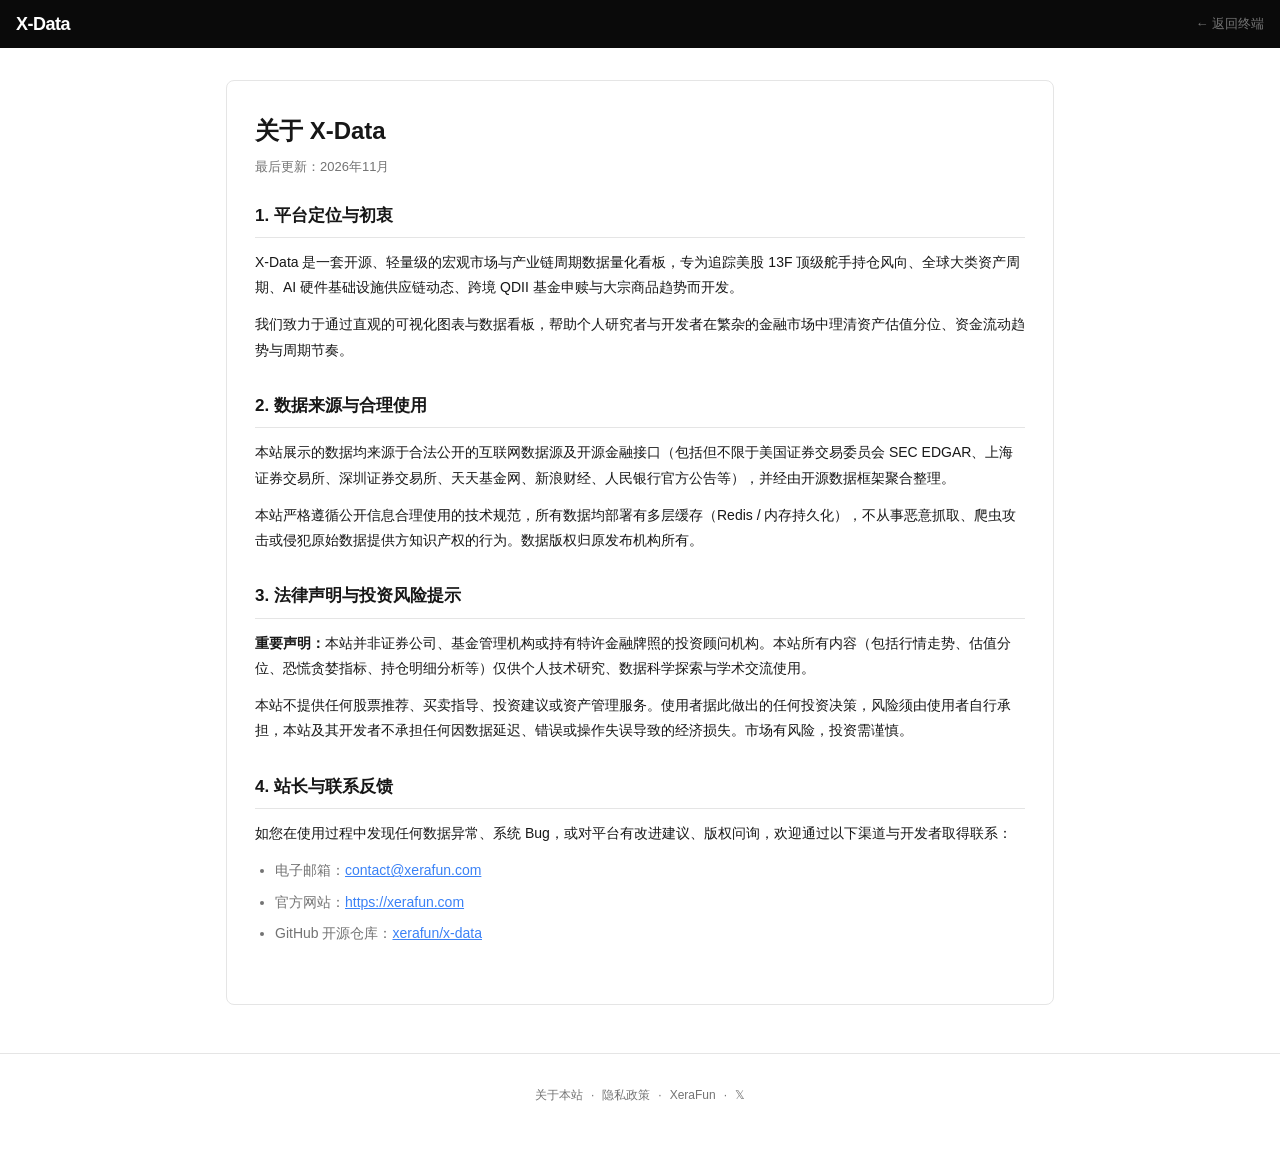
<file: web/about.html>
<!DOCTYPE html>
<html lang="zh-CN">

<head>
    <meta charset="UTF-8">
    <meta name="viewport" content="width=device-width, initial-scale=1.0">
    <title>关于 X-Data | 平台定位、权威数据源与架构免责说明</title>
    <meta name="description" content="关于 X-Data 平台定位、SEC 13F 法定持仓、公开发布行情数据源、多级容灾架构与免责声明。">
    <link rel="canonical" href="https://data.xerafun.com/about.html">

    <!-- Open Graph -->
    <meta property="og:type" content="article">
    <meta property="og:site_name" content="X-Data">
    <meta property="og:url" content="https://data.xerafun.com/about.html">
    <meta property="og:title" content="关于 X-Data | 平台定位、权威数据源与架构免责说明">
    <meta property="og:description" content="关于 X-Data 平台定位、SEC 13F 法定持仓、公开发布行情数据源、多级容灾架构与免责声明。">
    <meta property="og:image" content="https://data.xerafun.com/img/share_cover.png">

    <!-- Twitter / 𝕏 Card -->
    <meta name="twitter:card" content="summary_large_image">
    <meta name="twitter:site" content="@xerafun">
    <meta name="twitter:title" content="关于 X-Data | 平台定位、权威数据源与架构免责说明">
    <meta name="twitter:description" content="关于 X-Data 平台定位、SEC 13F 法定持仓、公开发布行情数据源、多级容灾架构与免责声明。">
    <meta name="twitter:image" content="https://data.xerafun.com/img/share_cover.png">

    <link rel="icon" href="favicon.ico" type="image/x-icon">
    <link rel="stylesheet" href="css/styles.css?v=1793323823">
</head>

<body>
    <header class="navbar">
        <div class="navbar-content">
            <a href="./" class="brand" title="回到首页">X-Data</a>
            <div class="nav-right" style="display: flex; align-items: center; gap: 16px;">
                <a href="./" style="color: var(--text-secondary); text-decoration: none; font-size: 13px; font-weight: 500;">&larr; 返回终端</a>
            </div>
        </div>
    </header>

    <main class="main-container" style="max-width: 860px; margin: 32px auto; padding: 0 16px;">
        <div class="card" style="padding: 32px 28px;">
            <h1 style="font-size: 24px; font-weight: 700; margin-bottom: 8px; color: var(--text-primary);">关于 X-Data</h1>
            <p style="font-size: 13px; color: var(--text-secondary); margin-bottom: 24px;">最后更新：2026年11月</p>

            <section style="margin-bottom: 28px; line-height: 1.8; color: var(--text-primary); font-size: 14px;">
                <h2 style="font-size: 17px; font-weight: 600; margin-bottom: 12px; color: var(--text-primary); border-bottom: 1px solid var(--border-light); padding-bottom: 6px;">1. 平台定位与初衷</h2>
                <p style="margin-bottom: 12px;">X-Data 是一套开源、轻量级的宏观市场与产业链周期数据量化看板，专为追踪美股 13F 顶级舵手持仓风向、全球大类资产周期、AI 硬件基础设施供应链动态、跨境 QDII 基金申赎与大宗商品趋势而开发。</p>
                <p>我们致力于通过直观的可视化图表与数据看板，帮助个人研究者与开发者在繁杂的金融市场中理清资产估值分位、资金流动趋势与周期节奏。</p>
            </section>

            <section style="margin-bottom: 28px; line-height: 1.8; color: var(--text-primary); font-size: 14px;">
                <h2 style="font-size: 17px; font-weight: 600; margin-bottom: 12px; color: var(--text-primary); border-bottom: 1px solid var(--border-light); padding-bottom: 6px;">2. 数据来源与合理使用</h2>
                <p style="margin-bottom: 12px;">本站展示的数据均来源于合法公开的互联网数据源及开源金融接口（包括但不限于美国证券交易委员会 SEC EDGAR、上海证券交易所、深圳证券交易所、天天基金网、新浪财经、人民银行官方公告等），并经由开源数据框架聚合整理。</p>
                <p>本站严格遵循公开信息合理使用的技术规范，所有数据均部署有多层缓存（Redis / 内存持久化），不从事恶意抓取、爬虫攻击或侵犯原始数据提供方知识产权的行为。数据版权归原发布机构所有。</p>
            </section>

            <section style="margin-bottom: 28px; line-height: 1.8; color: var(--text-primary); font-size: 14px;">
                <h2 style="font-size: 17px; font-weight: 600; margin-bottom: 12px; color: var(--text-primary); border-bottom: 1px solid var(--border-light); padding-bottom: 6px;">3. 法律声明与投资风险提示</h2>
                <p style="margin-bottom: 12px;"><strong>重要声明：</strong>本站并非证券公司、基金管理机构或持有特许金融牌照的投资顾问机构。本站所有内容（包括行情走势、估值分位、恐慌贪婪指标、持仓明细分析等）仅供个人技术研究、数据科学探索与学术交流使用。</p>
                <p>本站不提供任何股票推荐、买卖指导、投资建议或资产管理服务。使用者据此做出的任何投资决策，风险须由使用者自行承担，本站及其开发者不承担任何因数据延迟、错误或操作失误导致的经济损失。市场有风险，投资需谨慎。</p>
            </section>

            <section style="margin-bottom: 20px; line-height: 1.8; color: var(--text-primary); font-size: 14px;">
                <h2 style="font-size: 17px; font-weight: 600; margin-bottom: 12px; color: var(--text-primary); border-bottom: 1px solid var(--border-light); padding-bottom: 6px;">4. 站长与联系反馈</h2>
                <p style="margin-bottom: 12px;">如您在使用过程中发现任何数据异常、系统 Bug，或对平台有改进建议、版权问询，欢迎通过以下渠道与开发者取得联系：</p>
                <ul style="padding-left: 20px; color: var(--text-secondary);">
                    <li style="margin-bottom: 6px;">电子邮箱：<a href="mailto:contact@xerafun.com" style="color: var(--accent-blue);">contact@xerafun.com</a></li>
                    <li style="margin-bottom: 6px;">官方网站：<a href="https://xerafun.com" target="_blank" rel="noopener noreferrer" style="color: var(--accent-blue);">https://xerafun.com</a></li>
                    <li style="margin-bottom: 6px;">GitHub 开源仓库：<a href="https://github.com/xerafun/x-data" target="_blank" rel="noopener noreferrer" style="color: var(--accent-blue);">xerafun/x-data</a></li>
                </ul>
            </section>
        </div>
    </main>

    <footer>
        <div class="footer-links">
            <a href="about.html">关于本站</a>
            <span class="footer-sep">·</span>
            <a href="privacy.html">隐私政策</a>
            <span class="footer-sep">·</span>
            <a href="https://xerafun.com" target="_blank" rel="noopener noreferrer">XeraFun</a>
            <span class="footer-sep">·</span>
            <a href="https://x.com/xerafun" target="_blank" rel="noopener noreferrer">𝕏</a>
        </div>
    </footer>
</body>

</html>
</file>
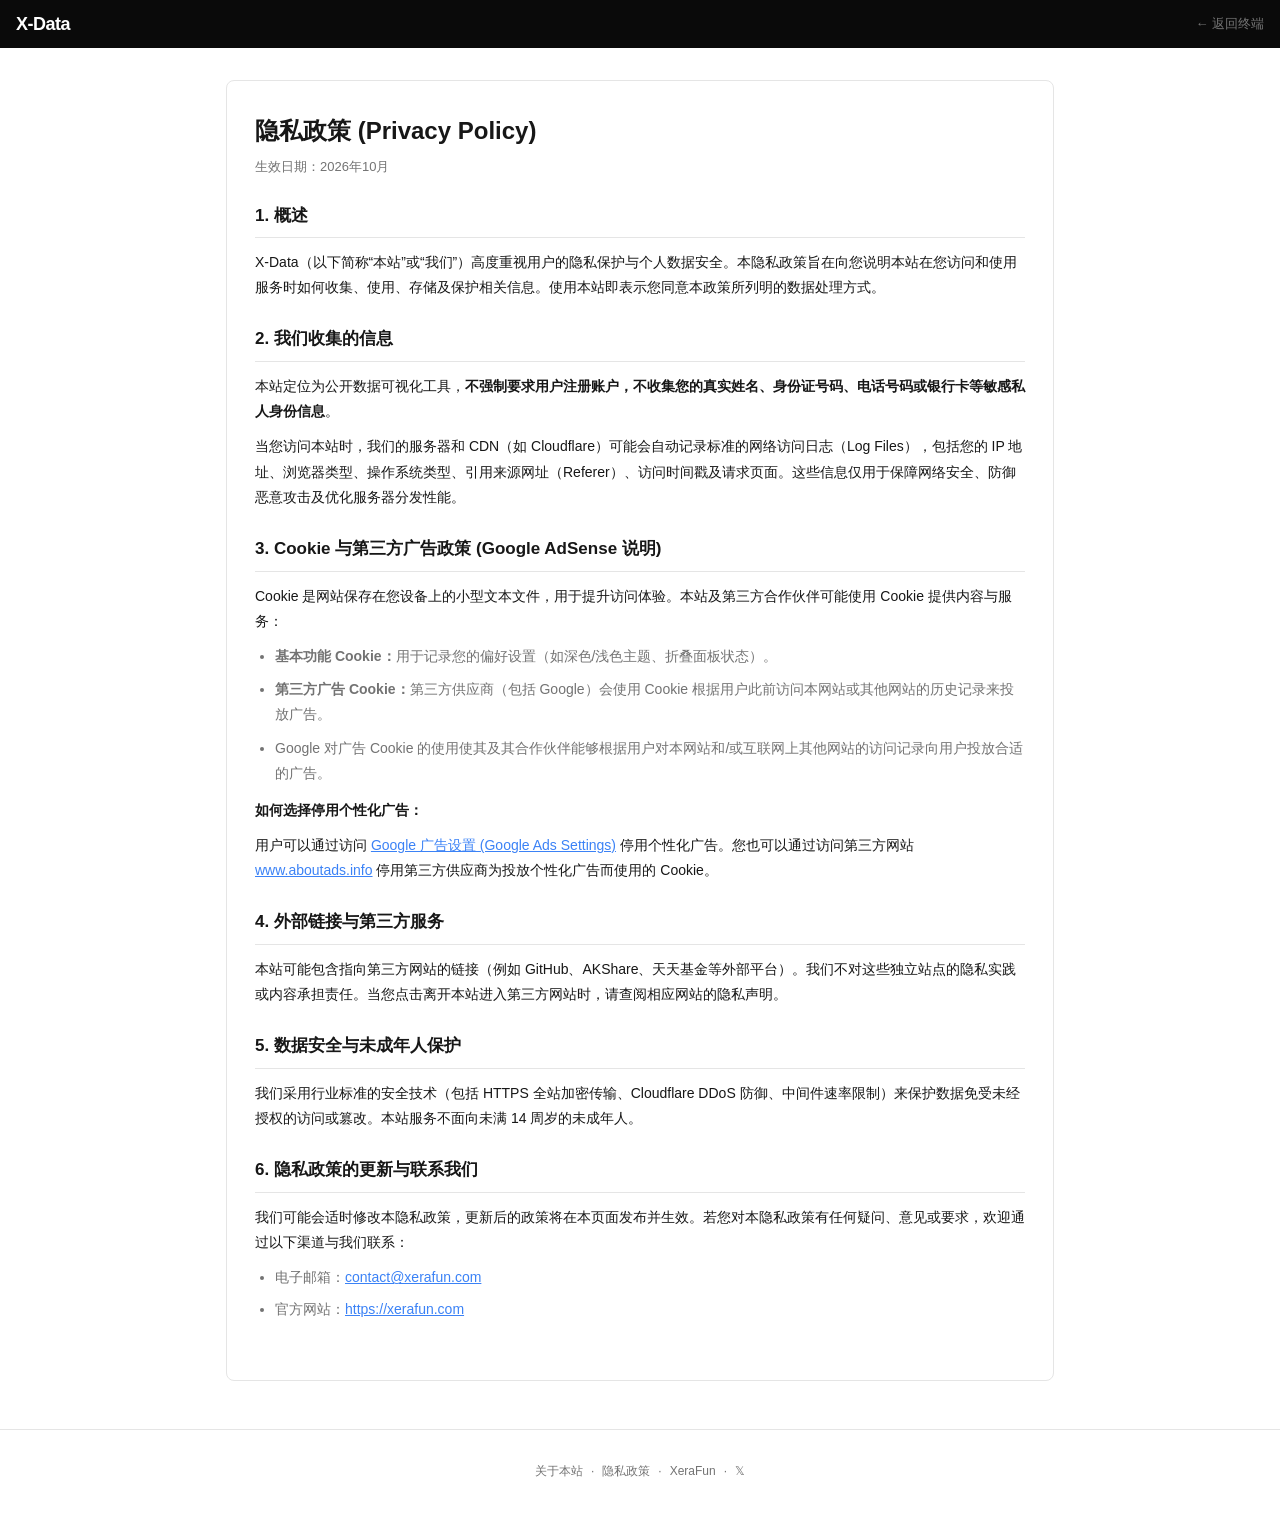
<file: web/privacy.html>
<!DOCTYPE html>
<html lang="zh-CN">

<head>
    <meta charset="UTF-8">
    <meta name="viewport" content="width=device-width, initial-scale=1.0">
    <title>隐私政策与数据保护规范 | X-Data</title>
    <meta name="description" content="X-Data 隐私政策与数据安全声明。详细说明本站访问日志处理、无第三方追踪及保护用户隐私的技术措施。">
    <link rel="canonical" href="https://data.xerafun.com/privacy.html">

    <!-- Open Graph -->
    <meta property="og:type" content="article">
    <meta property="og:site_name" content="X-Data">
    <meta property="og:url" content="https://data.xerafun.com/privacy.html">
    <meta property="og:title" content="隐私政策与数据保护规范 | X-Data">
    <meta property="og:description" content="X-Data 隐私政策与数据安全声明。详细说明本站访问日志处理、无第三方追踪及保护用户隐私的技术措施。">
    <meta property="og:image" content="https://data.xerafun.com/img/share_cover.png">

    <!-- Twitter / 𝕏 Card -->
    <meta name="twitter:card" content="summary_large_image">
    <meta name="twitter:site" content="@xerafun">
    <meta name="twitter:title" content="隐私政策与数据保护规范 | X-Data">
    <meta name="twitter:description" content="X-Data 隐私政策与数据安全声明。详细说明本站访问日志处理、无第三方追踪及保护用户隐私的技术措施。">
    <meta name="twitter:image" content="https://data.xerafun.com/img/share_cover.png">

    <link rel="icon" href="favicon.ico" type="image/x-icon">
    <link rel="stylesheet" href="css/styles.css?v=1793323823">
</head>

<body>
    <header class="navbar">
        <div class="navbar-content">
            <a href="./" class="brand" title="回到首页">X-Data</a>
            <div class="nav-right" style="display: flex; align-items: center; gap: 16px;">
                <a href="./" style="color: var(--text-secondary); text-decoration: none; font-size: 13px; font-weight: 500;">&larr; 返回终端</a>
            </div>
        </div>
    </header>

    <main class="main-container" style="max-width: 860px; margin: 32px auto; padding: 0 16px;">
        <div class="card" style="padding: 32px 28px;">
            <h1 style="font-size: 24px; font-weight: 700; margin-bottom: 8px; color: var(--text-primary);">隐私政策 (Privacy Policy)</h1>
            <p style="font-size: 13px; color: var(--text-secondary); margin-bottom: 24px;">生效日期：2026年10月</p>

            <section style="margin-bottom: 24px; line-height: 1.8; color: var(--text-primary); font-size: 14px;">
                <h2 style="font-size: 17px; font-weight: 600; margin-bottom: 12px; color: var(--text-primary); border-bottom: 1px solid var(--border-light); padding-bottom: 6px;">1. 概述</h2>
                <p>X-Data（以下简称“本站”或“我们”）高度重视用户的隐私保护与个人数据安全。本隐私政策旨在向您说明本站在您访问和使用服务时如何收集、使用、存储及保护相关信息。使用本站即表示您同意本政策所列明的数据处理方式。</p>
            </section>

            <section style="margin-bottom: 24px; line-height: 1.8; color: var(--text-primary); font-size: 14px;">
                <h2 style="font-size: 17px; font-weight: 600; margin-bottom: 12px; color: var(--text-primary); border-bottom: 1px solid var(--border-light); padding-bottom: 6px;">2. 我们收集的信息</h2>
                <p style="margin-bottom: 10px;">本站定位为公开数据可视化工具，<strong>不强制要求用户注册账户，不收集您的真实姓名、身份证号码、电话号码或银行卡等敏感私人身份信息</strong>。</p>
                <p>当您访问本站时，我们的服务器和 CDN（如 Cloudflare）可能会自动记录标准的网络访问日志（Log Files），包括您的 IP 地址、浏览器类型、操作系统类型、引用来源网址（Referer）、访问时间戳及请求页面。这些信息仅用于保障网络安全、防御恶意攻击及优化服务器分发性能。</p>
            </section>

            <section style="margin-bottom: 24px; line-height: 1.8; color: var(--text-primary); font-size: 14px;">
                <h2 style="font-size: 17px; font-weight: 600; margin-bottom: 12px; color: var(--text-primary); border-bottom: 1px solid var(--border-light); padding-bottom: 6px;">3. Cookie 与第三方广告政策 (Google AdSense 说明)</h2>
                <p style="margin-bottom: 10px;">Cookie 是网站保存在您设备上的小型文本文件，用于提升访问体验。本站及第三方合作伙伴可能使用 Cookie 提供内容与服务：</p>
                <ul style="padding-left: 20px; margin-bottom: 12px; color: var(--text-secondary);">
                    <li style="margin-bottom: 8px;"><strong>基本功能 Cookie：</strong>用于记录您的偏好设置（如深色/浅色主题、折叠面板状态）。</li>
                    <li style="margin-bottom: 8px;"><strong>第三方广告 Cookie：</strong>第三方供应商（包括 Google）会使用 Cookie 根据用户此前访问本网站或其他网站的历史记录来投放广告。</li>
                    <li style="margin-bottom: 8px;">Google 对广告 Cookie 的使用使其及其合作伙伴能够根据用户对本网站和/或互联网上其他网站的访问记录向用户投放合适的广告。</li>
                </ul>
                <p style="margin-bottom: 10px;"><strong>如何选择停用个性化广告：</strong></p>
                <p>用户可以通过访问 <a href="https://adssettings.google.com/" target="_blank" rel="noopener noreferrer" style="color: var(--accent-blue);">Google 广告设置 (Google Ads Settings)</a> 停用个性化广告。您也可以通过访问第三方网站 <a href="https://www.aboutads.info" target="_blank" rel="noopener noreferrer" style="color: var(--accent-blue);">www.aboutads.info</a> 停用第三方供应商为投放个性化广告而使用的 Cookie。</p>
            </section>

            <section style="margin-bottom: 24px; line-height: 1.8; color: var(--text-primary); font-size: 14px;">
                <h2 style="font-size: 17px; font-weight: 600; margin-bottom: 12px; color: var(--text-primary); border-bottom: 1px solid var(--border-light); padding-bottom: 6px;">4. 外部链接与第三方服务</h2>
                <p>本站可能包含指向第三方网站的链接（例如 GitHub、AKShare、天天基金等外部平台）。我们不对这些独立站点的隐私实践或内容承担责任。当您点击离开本站进入第三方网站时，请查阅相应网站的隐私声明。</p>
            </section>

            <section style="margin-bottom: 24px; line-height: 1.8; color: var(--text-primary); font-size: 14px;">
                <h2 style="font-size: 17px; font-weight: 600; margin-bottom: 12px; color: var(--text-primary); border-bottom: 1px solid var(--border-light); padding-bottom: 6px;">5. 数据安全与未成年人保护</h2>
                <p>我们采用行业标准的安全技术（包括 HTTPS 全站加密传输、Cloudflare DDoS 防御、中间件速率限制）来保护数据免受未经授权的访问或篡改。本站服务不面向未满 14 周岁的未成年人。</p>
            </section>

            <section style="margin-bottom: 20px; line-height: 1.8; color: var(--text-primary); font-size: 14px;">
                <h2 style="font-size: 17px; font-weight: 600; margin-bottom: 12px; color: var(--text-primary); border-bottom: 1px solid var(--border-light); padding-bottom: 6px;">6. 隐私政策的更新与联系我们</h2>
                <p style="margin-bottom: 10px;">我们可能会适时修改本隐私政策，更新后的政策将在本页面发布并生效。若您对本隐私政策有任何疑问、意见或要求，欢迎通过以下渠道与我们联系：</p>
                <ul style="padding-left: 20px; color: var(--text-secondary);">
                    <li style="margin-bottom: 6px;">电子邮箱：<a href="mailto:contact@xerafun.com" style="color: var(--accent-blue);">contact@xerafun.com</a></li>
                    <li style="margin-bottom: 6px;">官方网站：<a href="https://xerafun.com" target="_blank" rel="noopener noreferrer" style="color: var(--accent-blue);">https://xerafun.com</a></li>
                </ul>
            </section>
        </div>
    </main>

    <footer>
        <div class="footer-links">
            <a href="about.html">关于本站</a>
            <span class="footer-sep">·</span>
            <a href="privacy.html">隐私政策</a>
            <span class="footer-sep">·</span>
            <a href="https://xerafun.com" target="_blank" rel="noopener noreferrer">XeraFun</a>
            <span class="footer-sep">·</span>
            <a href="https://x.com/xerafun" target="_blank" rel="noopener noreferrer">𝕏</a>
        </div>
    </footer>
</body>

</html>
</file>
<file: web/css/styles.css>
/* X-Data - Unified Design System */

:root {
    /* 核心涨跌配色变量（由 config.js 统一控制，默认红涨绿跌） */
    --color-up: #ef4444;
    --color-up-dark: #dc2626;
    --color-up-light: rgba(239, 68, 68, 0.12);
    --color-up-border: rgba(239, 68, 68, 0.25);

    --color-down: #22c55e;
    --color-down-dark: #16a34a;
    --color-down-light: rgba(34, 197, 94, 0.12);
    --color-down-border: rgba(34, 197, 94, 0.25);

    --color-flat: #737373;

    /* Colors */
    --primary: #000000;
    --accent-red: #ef4444;
    /* Tailwind Red 500 */
    --accent-green: #22c55e;
    /* Tailwind Green 500 */
    --accent-blue: #3b82f6;
    /* Tailwind Blue 500 */

    --text-primary: #171717;
    --text-secondary: #737373;
    --text-inverse: #ffffff;

    --bg-body: #ffffff;
    --bg-header: #0a0a0a;
    --bg-card: #ffffff;
    --bg-subtle: #f5f5f5;
    --bg-hover: #f5f5f5;

    --border-light: #e5e5e5;
    --border-dark: #262626;

    /* Typography */
    --font-sans: -apple-system, BlinkMacSystemFont, "Segoe UI", Roboto, Helvetica, Arial, sans-serif;
    --font-mono: ui-monospace, SFMono-Regular, Menlo, Monaco, Consolas, monospace;
}

/* Base Reset */
* {
    box-sizing: border-box;
    margin: 0;
    padding: 0;
    -webkit-tap-highlight-color: transparent;
    /* Remove tap highlight on mobile */
}

html,
body {
    overscroll-behavior: none;
    /* Disable elastic scrolling */
}

body {
    font-family: var(--font-sans);
    background: var(--bg-body);
    color: var(--text-primary);
    font-size: 14px;
    line-height: 1.5;
    -webkit-font-smoothing: antialiased;
}

/* Layout Utilities */
.main-container {
    max-width: 1400px;
    margin: 0 auto;
    padding: 16px;
}

/* Section Headers */
.section-header {
    display: flex;
    justify-content: space-between;
    align-items: center;
    margin-bottom: 16px;
    padding-bottom: 8px;
    border-bottom: 1px solid var(--border-light);
}

.section-title {
    font-size: 20px;
    font-weight: 700;
    color: var(--primary);
}

.subsection-title {
    font-size: 16px;
    font-weight: 600;
    color: var(--primary);
    margin: 0 0 14px 0;
    padding-left: 8px;
    border-left: 3px solid var(--accent-blue);
    display: flex;
    align-items: center;
}

.market-section {
    width: 100%;
}

.market-section + .market-section {
    margin-top: 36px;
}

.card-subtitle {
    margin-top: 2px;
    font-size: 12px;
    color: var(--text-secondary);
}

.refresh-badge {
    font-size: 11px;
    color: var(--text-secondary);
    display: flex;
    align-items: center;
    gap: 6px;
    text-decoration: none;
    cursor: pointer;
    transition: color 0.2s ease, opacity 0.2s ease;
}

.refresh-badge:hover {
    color: var(--text-inverse);
    opacity: 1;
}

.pulse-dot {
    width: 6px;
    height: 6px;
    background: var(--accent-green);
    border-radius: 50%;
}

.refresh-btn {
    display: flex;
    align-items: center;
    gap: 4px;
    background: transparent;
    border: none;
    padding: 4px 8px;
    font-size: 12px;
    color: var(--text-secondary);
    cursor: pointer;
    transition: color 0.2s;
}

.refresh-btn:hover {
    color: var(--primary);
}

.refresh-btn:active {
    opacity: 0.7;
}


/* Responsive Grid System */
.grid {
    display: grid;
    gap: 16px;
    /* Auto-fit: Creates as many columns as fit with min width of 340px */
    grid-template-columns: repeat(auto-fit, minmax(340px, 1fr));
}

.market-asia-grid {
    grid-template-columns: 1fr;
    align-items: start;
}

.asia-indices-grid {
    grid-template-columns: repeat(4, 1fr);
}

@media (max-width: 640px) {
    .grid {
        grid-template-columns: 1fr;
    }
    .sector-ranking {
        grid-template-columns: 1fr;
    }

    .card {
        padding: 12px;
        min-width: 0;
    }

    .main-container {
        padding: 12px;
    }
}

@media (max-width: 900px) {
    .market-asia-grid {
        grid-template-columns: 1fr;
    }
    .asia-indices-grid {
        grid-template-columns: repeat(2, 1fr);
    }
}

/* Navbar */
.navbar {
    background: var(--bg-header);
    color: var(--text-inverse);
    height: 48px;
    display: flex;
    align-items: center;
    padding: 0 16px;
    position: sticky;
    top: 0;
    z-index: 50;
}

.navbar-content {
    width: 100%;
    max-width: 1400px;
    margin: 0 auto;
    display: flex;
    justify-content: space-between;
    align-items: center;
}

.github-link {
    color: var(--text-inverse);
    opacity: 0.7;
    transition: opacity 0.2s;
    display: flex;
    align-items: center;
}

.github-link:hover {
    opacity: 1;
}

.nav-brand-group {
    display: flex;
    align-items: baseline;
    gap: 8px;
}

.brand {
    font-weight: 700;
    font-size: 18px;
    letter-spacing: -0.5px;
    color: var(--text-inverse);
    text-decoration: none;
    cursor: pointer;
    transition: opacity 0.2s ease;
}

.brand:hover {
    opacity: 0.85;
}

a.brand-by,
a.brand-by:link,
a.brand-by:visited {
    font-size: 12px;
    font-weight: 400;
    color: rgba(255, 255, 255, 0.55);
    text-decoration: none !important;
    cursor: pointer;
    transition: color 0.2s ease, opacity 0.2s ease;
}

a.brand-by:hover,
a.brand-by:active {
    color: #ffffff;
    opacity: 1;
    text-decoration: none !important;
}

.badge {
    font-size: 10px;
    background: #333;
    padding: 2px 6px;
    border-radius: 4px;
    margin-left: 8px;
    vertical-align: middle;
}

/* Tabs */
.tabs {
    display: flex;
    overflow-x: auto;
    border-bottom: 2px solid var(--primary);
    margin-bottom: 24px;
    gap: 24px;
    white-space: nowrap;
    -webkit-overflow-scrolling: touch;
    /* Smooth scroll on iOS */
    scrollbar-width: none;
    /* Firefox */
}

.tabs::-webkit-scrollbar {
    display: none;
}

.tab-btn {
    background: none;
    border: none;
    padding: 12px 0;
    font-weight: 600;
    font-size: 15px;
    color: var(--text-secondary);
    cursor: pointer;
    display: flex;
    align-items: center;
    gap: 6px;
    transition: color 0.2s;
}

.tab-btn.active {
    color: var(--primary);
}

.tab-content {
    display: none;
}

.tab-content.active {
    display: block;
    animation: fadeIn 0.3s ease;
}

@keyframes fadeIn {
    from {
        opacity: 0;
        transform: translateY(5px);
    }

    to {
        opacity: 1;
        transform: translateY(0);
    }
}

/* Cards */
.card {
    background: var(--bg-card);
    border: 1px solid var(--border-light);
    border-radius: 8px;
    padding: 16px;
    display: flex;
    flex-direction: column;
    height: 100%;
    min-width: 0;
}

.card.hero {
    border-top: 4px solid var(--primary);
}

.heatmap-card .card-body {
    min-width: 0;
}

#cn-sector-heatmap {
    width: 100%;
    min-width: 0;
}

.heatmap-container {
    height: 800px;
}

@media (max-width: 640px) {
    .heatmap-container {
        height: 400px;
    }
}

.card-header {
    display: flex;
    justify-content: space-between;
    align-items: center;
    margin-bottom: 16px;
}

.card-title {
    font-weight: 700;
    font-size: 15px;
    color: var(--primary);
    display: flex;
    align-items: center;
    gap: 6px;
}

.card-title i[data-lucide],
.card-title svg {
    width: 16px;
    height: 16px;
    flex-shrink: 0;
    display: inline-block;
    vertical-align: middle;
}



/* Data Components */

/* 1. Fear & Greed Gauge */
.fg-container {
    display: flex;
    flex-direction: column;
    align-items: center;
    text-align: center;
    padding: 8px 0;
}

.fg-gauge {
    width: 100%;
    max-width: 320px;
    height: auto;
    margin: 0 auto;
    position: relative;
    display: flex;
    justify-content: center;
    align-items: center;
}

.fg-gauge svg {
    width: 100%;
    height: auto;
    display: block;
    overflow: visible;
}

.fg-info {
    width: 100%;
    display: flex;
    flex-direction: column;
    align-items: center;
}

.fg-score {
    font-size: 36px;
    font-weight: 700;
    font-family: var(--font-mono);
    line-height: 1;
}

.fg-level {
    font-size: 20px;
    font-weight: 700;
    text-transform: uppercase;
    margin-top: 2px;
    margin-bottom: 4px;
    transition: color 0.3s ease;
}

.fg-desc {
    font-size: 12px;
    color: var(--text-secondary);
    line-height: 1.4;
    margin-bottom: 4px;
}

.fg-sub-badge {
    font-size: 11px;
    color: var(--text-tertiary);
    margin-top: 2px;
    margin-bottom: 8px;
    display: flex;
    align-items: center;
    justify-content: center;
    gap: 6px;
    flex-wrap: wrap;
}

.fg-sub-link {
    color: var(--text-secondary);
    text-decoration: none;
    display: inline-flex;
    align-items: center;
    gap: 3px;
    transition: color 0.15s ease;
}

.fg-sub-link:hover {
    color: var(--color-primary, #3b82f6);
}

.fg-factors-grid {
    display: flex;
    flex-wrap: wrap;
    gap: 5px;
    justify-content: center;
    margin-top: 10px;
    max-width: 320px;
}

.fg-factor-chip {
    font-size: 11px;
    padding: 2px 7px;
    border-radius: 4px;
    font-weight: 500;
    cursor: default;
    transition: all 0.15s ease;
    white-space: nowrap;
}

.fg-factor-chip.chip-high {
    background: rgba(16, 185, 129, 0.12);
    color: #059669;
    border: 1px solid rgba(16, 185, 129, 0.25);
}

.fg-factor-chip.chip-low {
    background: rgba(239, 68, 68, 0.1);
    color: #dc2626;
    border: 1px solid rgba(239, 68, 68, 0.25);
}

.fg-factor-chip.chip-up {
    background: var(--color-up-light, rgba(239, 68, 68, 0.1));
    color: var(--color-up-dark, #dc2626);
    border: 1px solid var(--color-up-border, rgba(239, 68, 68, 0.25));
}

.fg-factor-chip.chip-down {
    background: var(--color-down-light, rgba(34, 197, 94, 0.12));
    color: var(--color-down-dark, #16a34a);
    border: 1px solid var(--color-down-border, rgba(34, 197, 94, 0.25));
}

.fg-factor-chip.chip-neutral {
    background: rgba(0, 0, 0, 0.04);
    color: var(--text-secondary);
    border: 1px solid var(--border-light);
}

/* 2. Lists & Tables */
.list-container {
    overflow-x: auto;
    -webkit-overflow-scrolling: touch;
}

.list-item {
    display: flex;
    justify-content: space-between;
    align-items: center;
    padding: 10px 8px;
    border-bottom: 1px solid var(--border-light);
}

.list-item:last-child {
    border-bottom: none;
}



.item-main {
    flex: 1;
    min-width: 0;
    padding-right: 12px;
}

.item-title {
    font-weight: 600;
    font-size: 14px;
    white-space: nowrap;
    overflow: hidden;
    text-overflow: ellipsis;
    display: block;
}

.item-sub {
    font-size: 11px;
    color: var(--text-secondary);
    display: block;
    margin-top: 2px;
}

.item-value {
    text-align: right;
    font-family: var(--font-mono);
    font-weight: 600;
    white-space: nowrap;
    padding-right: 12px;
}

.item-change {
    font-size: 12px;
    font-family: var(--font-mono);
    margin-top: 2px;
    display: block;
}

/* 金属现货与期货标签样式 */
.metal-type-badge {
    font-size: 10px;
    font-weight: 600;
    padding: 1px 5px;
    border-radius: 4px;
    line-height: 1.3;
    display: inline-flex;
    align-items: center;
    letter-spacing: 0.2px;
    vertical-align: middle;
}

.metal-badge-spot {
    background: rgba(245, 158, 11, 0.12);
    color: #d97706;
    border: 1px solid rgba(245, 158, 11, 0.3);
}

[data-theme="dark"] .metal-badge-spot {
    background: rgba(245, 158, 11, 0.2);
    color: #fbbf24;
    border: 1px solid rgba(245, 158, 11, 0.4);
}

.metal-badge-futures {
    background: rgba(99, 102, 241, 0.1);
    color: #4f46e5;
    border: 1px solid rgba(99, 102, 241, 0.22);
}

[data-theme="dark"] .metal-badge-futures {
    background: rgba(99, 102, 241, 0.18);
    color: #818cf8;
    border: 1px solid rgba(99, 102, 241, 0.35);
}

.metal-desc {
    font-size: 11px;
    color: var(--text-tertiary);
}

/* 黄金水平热度条专属样式 */
.metal-heat-wrapper {
    width: 100%;
    display: flex;
    flex-direction: column;
    gap: 12px;
    padding: 2px 0 6px 0;
    text-align: left;
}

.metal-score-row {
    display: flex;
    justify-content: space-between;
    align-items: baseline;
}

.metal-score-main {
    display: flex;
    align-items: baseline;
    gap: 4px;
}

.metal-score-val {
    font-size: 38px;
    font-weight: 800;
    font-family: var(--font-mono, ui-monospace, monospace);
    line-height: 1;
    letter-spacing: -0.5px;
}

.metal-score-max {
    font-size: 13px;
    color: var(--text-tertiary, #94a3b8);
    font-weight: 600;
}

.metal-badge-group {
    display: flex;
    align-items: center;
    gap: 6px;
    flex-wrap: wrap;
}

.metal-level-pill {
    font-size: 12px;
    font-weight: 700;
    padding: 3px 10px;
    border-radius: 9999px;
    text-transform: uppercase;
}

.metal-percentile-pill {
    font-size: 11.5px;
    font-weight: 600;
    padding: 3px 8px;
    border-radius: 6px;
    background: var(--bg-tertiary, #f1f5f9);
    color: var(--text-secondary, #475569);
    border: 1px solid var(--border-color, #e2e8f0);
}

.metal-heat-summary {
    font-size: 12px;
    color: var(--text-secondary, #64748b);
    line-height: 1.4;
    margin-top: -4px;
}

/* 水平热度光谱条 */
.metal-spectrum-box {
    position: relative;
    padding: 34px 0 6px 0;
}

.metal-spectrum-bar {
    height: 10px;
    border-radius: 5px;
    background: linear-gradient(90deg, #16a34a 0%, #22c55e 25%, #eab308 50%, #f97316 75%, #dc2626 100%);
    position: relative;
    box-shadow: inset 0 1px 2px rgba(0, 0, 0, 0.15);
}

[data-color-mode="green-up-red-down"] .metal-spectrum-bar {
    background: linear-gradient(90deg, #dc2626 0%, #ef4444 25%, #eab308 50%, #22c55e 75%, #16a34a 100%);
}

.metal-spectrum-pin {
    position: absolute;
    bottom: -2px;
    transform: translateX(-50%);
    display: flex;
    flex-direction: column;
    align-items: center;
    transition: left 0.6s cubic-bezier(0.34, 1.56, 0.64, 1);
    z-index: 2;
    pointer-events: none;
}

.metal-pin-tooltip {
    font-size: 10.5px;
    font-weight: 700;
    font-family: var(--font-mono, ui-monospace, monospace);
    background: #0f172a;
    color: #ffffff;
    padding: 2.5px 7px;
    border-radius: 4px;
    white-space: nowrap;
    box-shadow: 0 2px 6px rgba(0, 0, 0, 0.25);
    margin-bottom: 4px;
    line-height: 1.2;
}

.metal-pin-pointer {
    display: none;
}

.metal-spectrum-dot {
    width: 14px;
    height: 14px;
    border-radius: 50%;
    background: #0f172a;
    border: 2.5px solid #ffffff;
    box-shadow: 0 1px 4px rgba(0, 0, 0, 0.3);
    margin-top: 0;
}

.metal-scale-labels {
    display: flex;
    justify-content: space-between;
    margin-top: 14px;
    font-size: 10px;
    font-weight: 600;
}

.metal-scale-labels .scale-item {
    opacity: 0.65;
    transition: opacity 0.3s ease, font-weight 0.3s ease, transform 0.2s ease;
}

.metal-scale-labels .scale-item.active {
    opacity: 1 !important;
    font-weight: 800 !important;
}

.scale-ext-oversold { color: #16a34a; }
.scale-oversold { color: #22c55e; }
.scale-neutral { color: #ca8a04; }
.scale-overbought { color: #f97316; }
.scale-ext-overbought { color: #dc2626; }

[data-theme="dark"] .scale-neutral { color: #facc15; }

[data-color-mode="green-up-red-down"] .scale-ext-oversold { color: #dc2626; }
[data-color-mode="green-up-red-down"] .scale-oversold { color: #ef4444; }
[data-color-mode="green-up-red-down"] .scale-overbought { color: #22c55e; }
[data-color-mode="green-up-red-down"] .scale-ext-overbought { color: #16a34a; }

/* 4 大技术因子 */
.metal-factors-grid {
    display: grid;
    grid-template-columns: repeat(2, 1fr);
    gap: 6px;
    padding-top: 8px;
    border-top: 1px solid var(--border-color, #f1f5f9);
}

.metal-factor-item {
    display: flex;
    justify-content: space-between;
    align-items: center;
    background: var(--bg-secondary, #f8fafc);
    border: 1px solid var(--border-color, #e2e8f0);
    border-radius: 6px;
    padding: 5px 8px;
    font-size: 11px;
}

.metal-factor-label {
    color: var(--text-secondary, #64748b);
}

.metal-factor-val {
    font-weight: 700;
    font-family: var(--font-mono, ui-monospace, monospace);
}

.val-oversold { color: #16a34a; }
.val-overbought { color: #dc2626; }
[data-color-mode="green-up-red-down"] .val-oversold { color: #dc2626; }
[data-color-mode="green-up-red-down"] .val-overbought { color: #16a34a; }
.val-up { color: var(--color-up, #ef4444); }
.val-down { color: var(--color-down, #22c55e); }
.val-flat { color: var(--color-flat, #737373); }

/* Dark mode overrides */
[data-theme="dark"] .metal-pin-tooltip {
    background: #ffffff;
    color: #0f172a;
}
[data-theme="dark"] .metal-spectrum-dot {
    background: #0f172a;
    border-color: #ffffff;
}

/* 3. Heatmap Grid */
.heat-grid {
    display: grid;
    grid-template-columns: repeat(2, 1fr);
    gap: 1px;
    background: var(--border-light);
    /* Borders */
    border: 1px solid var(--border-light);
    border-radius: 4px;
    overflow: hidden;
}

.heat-cell {
    background: #fff;
    padding: 12px;
    text-align: center;
}

.heat-val {
    font-family: var(--font-mono);
    font-weight: 700;
    margin-top: 4px;
}

/* 4. Bonds / Grid Layout */
.bond-scroll {
    display: flex;
    flex-wrap: wrap;
    gap: 8px;
    padding-bottom: 0;
}

.bond-item {
    flex: 1 0 84px;
    /* Grow to fill, min width 84px */
    text-align: center;
    padding: 8px 4px;
    background: var(--bg-subtle);
    border-radius: 4px;
}

.card-header h3 {
    margin: 0;
    font-size: 16px;
    font-weight: 600;
}

.header-actions {
    display: flex;
    align-items: center;
    gap: 12px;
}

.bond-name {
    font-size: 11px;
    font-weight: 700;
    color: var(--text-secondary);
    display: block;
    margin-bottom: 4px;
}

.bond-rate {
    font-family: var(--font-mono);
    font-weight: 600;
    font-size: 14px;
    white-space: nowrap;
}

/* Utility Classes: 统一由全局配色变量驱动 (默认红涨绿跌) */
.text-up,
.text-up-us {
    color: var(--color-up, #ef4444) !important;
}

.text-down,
.text-down-us {
    color: var(--color-down, #22c55e) !important;
}

.text-neutral {
    color: #ca8a04 !important;
}

[data-theme="dark"] .text-neutral {
    color: #facc15 !important;
}

.text-mono {
    font-family: var(--font-mono);
}

/* Screen reader & SEO semantic helper */
.sr-only {
    position: absolute;
    width: 1px;
    height: 1px;
    padding: 0;
    margin: -1px;
    overflow: hidden;
    clip: rect(0, 0, 0, 0);
    white-space: nowrap;
    border: 0;
}

.loading {
    padding: 32px;
    text-align: center;
    color: var(--text-secondary);
    display: flex;
    align-items: center;
    justify-content: center;
    gap: 6px;
    width: 100%;
    /* Ensure full width in block containers */
    flex: 1;
    /* Grow in flex containers */
}

/* Helper Classes */
.w-full {
    width: 100%;
}

.h-64 {
    height: 16rem;
}

/* 256px */
@media (min-width: 768px) {
    .md\:h-96 {
        height: 24rem;
    }

    /* 384px */
}

/* End Helper Classes */

/* Ensure loading/error messages in grid layouts span full width */
.heat-grid .loading {
    grid-column: 1 / -1;
}

/* Footer */
footer {
    border-top: 1px solid var(--border-light);
    padding: 32px 16px 40px;
    margin-top: 48px;
    text-align: center;
    color: var(--text-secondary);
    font-size: 12px;
}

.footer-links {
    display: flex;
    justify-content: center;
    align-items: center;
    gap: 8px;
    flex-wrap: wrap;
    margin-bottom: 14px;
}

.footer-links a {
    color: var(--text-secondary);
    font-weight: 500;
    text-decoration: none;
    transition: color 0.2s ease;
}

.footer-links a:hover {
    color: var(--accent-blue);
    text-decoration: underline;
}

.footer-sep {
    color: var(--text-tertiary);
}

.disclaimer-text {
    max-width: 840px;
    margin: 0 auto 12px;
    line-height: 1.6;
    font-size: 11px;
    color: var(--text-tertiary);
}

.copyright-text {
    margin: 0;
    font-size: 11.5px;
    color: var(--text-tertiary);
}

footer a {
    color: inherit;
    text-decoration: none;
    font-weight: 600;
    transition: color 0.2s ease;
}

footer a:hover {
    color: var(--accent-blue);
    text-decoration: underline;
}

@media (min-width: 768px) {


    .heat-grid {
        grid-template-columns: repeat(2, 1fr);
    }
}

.divider {
    height: 1px;
    background-color: var(--border-light);
    margin: 16px 0;
    width: 100%;
}

/* Info Icon & Modal */
.info-btn {
    background: none;
    border: none;
    color: var(--text-secondary);
    cursor: pointer;
    padding: 3px;
    display: none;
    /* Hidden by default, shown by JS when data loads */
    align-items: center;
    justify-content: center;
    min-width: 22px;
    min-height: 22px;
    border-radius: 4px;
    transition: color 0.15s, background-color 0.15s;
    touch-action: manipulation;
}

.info-btn:hover {
    color: var(--primary);
    background: rgba(0, 0, 0, 0.04);
}

.filing-info-icon {
    display: inline-flex;
    align-items: center;
    justify-content: center;
    vertical-align: middle;
    color: var(--text-secondary);
    cursor: help;
    transition: color 0.15s ease;
}

.filing-info-icon:hover {
    color: var(--primary);
}

@media (max-width: 640px) {
    .info-btn {
        min-width: 28px;
        min-height: 28px;
    }
}

.modal-overlay {
    position: fixed;
    top: 0;
    left: 0;
    width: 100%;
    height: 100%;
    background: rgba(0, 0, 0, 0.5);
    z-index: 1000;
    display: flex;
    justify-content: center;
    align-items: center;
    padding: 20px;
    animation: fadeIn 0.2s ease;
}

.modal-content {
    background: var(--bg-card);
    border-radius: 8px;
    padding: 24px;
    max-width: 500px;
    width: 100%;
    max-height: 80vh;
    overflow-y: auto;
    position: relative;
    box-shadow: 0 4px 20px rgba(0, 0, 0, 0.15);
    animation: slideUp 0.2s ease;
}

.modal-header {
    display: flex;
    justify-content: space-between;
    align-items: center;
    margin-bottom: 16px;
    border-bottom: 1px solid var(--border-light);
    padding-bottom: 12px;
}

.modal-title {
    font-size: 18px;
    font-weight: 700;
    color: var(--primary);
}

.modal-close {
    background: none;
    border: none;
    cursor: pointer;
    color: var(--text-secondary);
    padding: 4px;
}

.modal-close:hover {
    color: var(--primary);
}

.modal-body {
    font-size: 14px;
    line-height: 1.6;
    color: var(--text-primary);
    white-space: pre-wrap;
}

@keyframes slideUp {
    from {
        opacity: 0;
        transform: translateY(20px);
    }

    to {
        opacity: 1;
        transform: translateY(0);
    }
}



.heat-tag {
    display: inline-flex;
    align-items: center;
    gap: 2px;
    padding: 2px 6px;
    border-radius: 4px;
    font-weight: 500;
    white-space: nowrap;
}

.heat-red {
    background: var(--color-up-light, rgba(239, 68, 68, 0.15));
    color: var(--color-up-dark, #dc2626);
}

.heat-green {
    background: var(--color-down-light, rgba(34, 197, 94, 0.15));
    color: var(--color-down-dark, #16a34a);
}

.heat-orange {
    background: rgba(249, 115, 22, 0.15);
    color: #ea580c;
}

.heat-gray {
    background: rgba(115, 115, 115, 0.1);
    color: #737373;
}

.heat-blue {
    background: rgba(59, 130, 246, 0.15);
    color: #2563eb;
}

.analysis-tip {
    color: var(--text-secondary);
    font-size: 11px;
}

.index-item {
    background: #fff;
    padding: 12px;
    text-align: center;
}

.index-name {
    font-size: 13px;
    color: var(--text-secondary);
    margin-bottom: 4px;
}

.index-price {
    font-size: 20px;
    font-family: var(--font-mono);
    font-weight: 700;
    line-height: 1.2;
}

.index-change {
    font-size: 12px;
    font-family: var(--font-mono);
    margin: 2px 0 4px 0;
}

.index-vol {
    font-size: 11px;
    color: var(--text-secondary);
}

/* Overbought/Oversold Signal */
.obo-container {
    margin-top: 12px;
    padding-top: 12px;
    border-top: 1px dashed var(--border-light);
}

.obo-signal {
    display: flex;
    align-items: center;
    justify-content: center;
    gap: 8px;
    padding: 8px 12px;
    border-radius: 6px;
    background: var(--bg-subtle);
}

.obo-label {
    font-size: 12px;
    color: var(--text-secondary);
}

.obo-level {
    font-weight: 700;
    font-size: 14px;
}

.obo-strength {
    font-family: var(--font-mono);
    font-size: 12px;
    color: var(--text-secondary);
}

.obo-overbought {
    background: rgba(239, 68, 68, 0.1);
}

.obo-overbought .obo-level {
    color: var(--accent-red);
}

.obo-oversold {
    background: rgba(34, 197, 94, 0.1);
}

.obo-oversold .obo-level {
    color: var(--accent-green);
}

.obo-neutral .obo-level {
    color: var(--text-secondary);
}

.obo-tags {
    display: flex;
    justify-content: center;
    flex-wrap: wrap;
    gap: 6px;
    margin-top: 8px;
}

/* 边界标签防遮挡/防溢出：首个靠左对其，末个靠右对齐 */
.obo-tags .has-tooltip:first-child::after {
    left: 0;
    transform: translateY(-4px);
}

.obo-tags .has-tooltip:first-child:hover::after {
    left: 0;
    transform: translateY(-8px);
}

.obo-tags .has-tooltip:last-child::after {
    left: auto;
    right: 0;
    transform: translateY(-4px);
}

.obo-tags .has-tooltip:last-child:hover::after {
    left: auto;
    right: 0;
    transform: translateY(-8px);
}

.obo-loading {
    text-align: center;
    font-size: 12px;
    color: var(--text-secondary);
    padding: 8px;
}

/* Sector Ranking */
.sector-ranking {
    display: grid;
    grid-template-columns: 1fr;
    gap: 16px;
    margin-bottom: 16px;
    padding-bottom: 16px;
    border-bottom: 1px solid var(--border-light);
}

@media (min-width: 641px) {
    .sector-ranking {
        grid-template-columns: 1fr 1fr;
    }
}

.ranking-column {
    display: flex;
    flex-direction: column;
}

.ranking-header {
    display: flex;
    align-items: center;
    gap: 6px;
    font-size: 13px;
    font-weight: 700;
    margin-bottom: 8px;
    padding-bottom: 6px;
    border-bottom: 1px dashed var(--border-light);
}

.ranking-header.up {
    color: var(--color-up, #ef4444);
}

.ranking-header.down {
    color: var(--color-down, #22c55e);
}

.ranking-item {
    display: flex;
    flex-direction: column;
    padding: 6px 8px;
    border-bottom: 1px solid var(--border-light);
}

.ranking-item:last-child {
    border-bottom: none;
}

.ranking-row {
    display: flex;
    justify-content: space-between;
    align-items: flex-start;
}

.ranking-left {
    display: flex;
    flex-direction: column;
    gap: 2px;
    flex: 1;
    min-width: 0;
}

.ranking-right {
    display: flex;
    flex-direction: column;
    align-items: flex-end;
    gap: 2px;
    flex-shrink: 0;
}

.ranking-name {
    font-size: 13px;
    font-weight: 600;
    white-space: nowrap;
    overflow: hidden;
    text-overflow: ellipsis;
}

.ranking-turnover {
    font-size: 11px;
    color: var(--text-secondary);
}

.ranking-change {
    font-family: var(--font-mono);
    font-size: 13px;
    font-weight: 700;
    padding-right: 12px;
}

.ranking-sentiment {
    font-size: 11px;
    font-weight: 600;
}

.ranking-meta {
    display: flex;
    gap: 8px;
    font-size: 11px;
    color: var(--text-secondary);
    margin-top: 2px;
}

.ranking-meta span {
    white-space: nowrap;
    overflow: hidden;
    text-overflow: ellipsis;
}

@media (max-width: 480px) {
    .sector-ranking {
        gap: 12px;
    }

    .ranking-name {
        font-size: 12px;
    }

    .ranking-change {
        font-size: 12px;
    }
}

/* Tooltip (Reusable) */
.has-tooltip {
    position: relative;
    cursor: help;
}

.has-tooltip::after {
    content: attr(data-tooltip);
    position: absolute;
    bottom: 100%;
    left: 50%;
    transform: translateX(-50%) translateY(-4px);
    background: rgba(15, 23, 42, 0.94);
    color: #fff;
    padding: 5px 9px;
    border-radius: 6px;
    font-size: 11.5px;
    font-weight: 400;
    white-space: nowrap;
    opacity: 0;
    visibility: hidden;
    transition: opacity 0.15s, transform 0.15s;
    pointer-events: none;
    z-index: 1000;
    box-shadow: 0 4px 12px rgba(0, 0, 0, 0.25);
}

.has-tooltip:hover::after {
    opacity: 1;
    visibility: visible;
    transform: translateX(-50%) translateY(-8px);
}

/* ==========================================================================
   AI 产业链专属样式 (AI Module Styles)
   ========================================================================== */

.ai-header-grid {
    display: grid;
    grid-template-columns: 1.45fr 0.9fr 1.35fr;
    gap: 16px;
    align-items: stretch;
}

@media (max-width: 900px) {
    .ai-header-grid {
        grid-template-columns: 1fr;
        gap: 12px;
    }
}

.ai-badge-label {
    font-size: 11px;
    text-transform: uppercase;
    letter-spacing: 0.5px;
    color: var(--text-secondary);
    margin-bottom: 6px;
    font-weight: 600;
}

/* ==========================================================================
   AI Market Heat 主评分卡 (Expanded Score Box)
   ========================================================================== */

.ai-score-box {
    background: #f8fafc;
    border: 1px solid var(--border-light);
    border-radius: 8px;
    padding: 16px;
    display: flex;
    flex-direction: column;
    justify-content: space-between;
    min-width: 0;
}

[data-theme="dark"] .ai-score-box {
    background: rgba(255, 255, 255, 0.02);
    border-color: rgba(255, 255, 255, 0.08);
}

.ai-score-header {
    display: flex;
    align-items: center;
    justify-content: space-between;
    gap: 8px;
    margin-bottom: 6px;
}

.ai-model-pill {
    font-size: 10px;
    color: var(--text-tertiary);
    background: rgba(0, 0, 0, 0.05);
    padding: 2px 7px;
    border-radius: 10px;
    font-weight: 600;
    white-space: nowrap;
}

[data-theme="dark"] .ai-model-pill {
    background: rgba(255, 255, 255, 0.06);
}

.ai-score-main-row {
    display: flex;
    align-items: baseline;
    justify-content: space-between;
    flex-wrap: wrap;
    gap: 8px 12px;
    margin-top: 2px;
    margin-bottom: 6px;
}

.ai-score-num-group {
    display: flex;
    align-items: baseline;
    gap: 4px;
}

.ai-score-num {
    font-size: 40px;
    font-weight: 800;
    font-family: var(--font-mono);
    line-height: 1;
    letter-spacing: -1px;
}

.ai-score-max {
    font-size: 14px;
    color: var(--text-secondary);
    font-weight: 500;
}

.ai-score-status-group {
    display: flex;
    flex-wrap: wrap;
    gap: 6px;
    align-items: center;
}

/* 连续温度指示条 (Visual Heat Spectrum) */
.ai-spectrum-wrapper {
    margin: 8px 0 6px 0;
    position: relative;
    padding: 4px 0 0 0;
}

/* AI 全谱连续渐变轨道 (与黄金 100% 保持完全一致的单条连续平滑过渡，50% 中性对称) */
.ai-spectrum-track {
    position: relative;
    width: 100%;
    height: 8px;
    border-radius: 4px;
    background: linear-gradient(90deg, #16a34a 0%, #22c55e 25%, #eab308 50%, #f97316 75%, #dc2626 100%);
    box-shadow: inset 0 1px 2px rgba(0, 0, 0, 0.12);
    overflow: visible;
}

[data-color-mode="green-up-red-down"] .ai-spectrum-track {
    background: linear-gradient(90deg, #dc2626 0%, #ef4444 25%, #eab308 50%, #22c55e 75%, #16a34a 100%);
}

.ai-spectrum-pin {
    position: absolute;
    top: 50%;
    transform: translate(-50%, -50%);
    pointer-events: none;
    z-index: 2;
    transition: left 0.8s cubic-bezier(0.34, 1.56, 0.64, 1);
}

.ai-spectrum-dot {
    width: 13px;
    height: 13px;
    border-radius: 50%;
    background: #0f172a;
    border: 2px solid #ffffff;
    box-shadow: 0 0 8px rgba(0, 0, 0, 0.35);
}

[data-theme="dark"] .ai-spectrum-dot {
    background: #0f172a;
    border-color: #ffffff;
}

.ai-spectrum-labels {
    display: flex;
    justify-content: space-between;
    font-size: 10px;
    margin-top: 5px;
    padding: 0 1px;
}

.spectrum-lbl, .thermo-lbl {
    opacity: 0.65;
    font-weight: 600;
    transition: opacity 0.3s ease, font-weight 0.3s ease, transform 0.2s ease;
}

.spectrum-lbl.active, .thermo-lbl.active {
    opacity: 1 !important;
    font-weight: 800 !important;
}

.color-cooling    { color: #16a34a; }
.color-cool-light { color: #22c55e; }
.color-neutral    { color: #ca8a04; }
.color-active     { color: #ea580c; }
.color-warning    { color: #dc2626; }

[data-color-mode="green-up-red-down"] .color-cooling    { color: #dc2626; }
[data-color-mode="green-up-red-down"] .color-cool-light { color: #ef4444; }
[data-color-mode="green-up-red-down"] .color-active     { color: #22c55e; }
[data-color-mode="green-up-red-down"] .color-warning    { color: #16a34a; }

.ai-score-footer {
    font-size: 10.5px;
    color: var(--text-tertiary);
    display: flex;
    justify-content: space-between;
    align-items: center;
    flex-wrap: wrap;
    gap: 6px;
    padding-top: 8px;
    border-top: 1px dashed var(--border-light);
    margin-top: 4px;
}

[data-theme="dark"] .ai-score-footer {
    border-top-color: rgba(255, 255, 255, 0.08);
}

.ai-footer-pe strong {
    color: var(--text-primary);
    font-family: var(--font-mono);
}

.ai-grid-row {
    display: grid;
    grid-template-columns: 1fr 1fr;
    gap: 16px;
    margin-bottom: 16px;
    align-items: stretch;
}

@media (max-width: 900px) {
    .ai-grid-row {
        grid-template-columns: 1fr;
        gap: 12px;
        margin-bottom: 12px;
    }
}

.ai-card-module {
    display: flex;
    flex-direction: column;
    height: 100%;
}

.ai-card-module .card-body {
    flex: 1;
    display: flex;
    flex-direction: column;
    justify-content: flex-start;
    gap: 8px;
}

.ai-score-tip {
    font-size: 11px;
    color: var(--text-tertiary);
    margin-top: 6px;
}

/* ==========================================================================
   当前市场阶段 (Simplified Cycle Box)
   ========================================================================== */

.ai-cycle-box {
    background: #f8fafc;
    border: 1px solid var(--border-light);
    border-radius: 8px;
    padding: 16px;
    display: flex;
    flex-direction: column;
    justify-content: space-between;
    min-width: 0;
}

[data-theme="dark"] .ai-cycle-box {
    background: rgba(255, 255, 255, 0.02);
    border-color: rgba(255, 255, 255, 0.08);
}

.ai-stage-pill {
    font-size: 11px;
    font-weight: 700;
    padding: 2px 8px;
    border-radius: 12px;
    border: 1px solid var(--border-color);
}

.ai-stage-pill.status-cooling { color: #16a34a; border-color: rgba(22,163,74,0.35); background: #f0fdf4; }
.ai-stage-pill.status-neutral { color: #b45309; border-color: rgba(217,119,6,0.35); background: #fefce8; }
.ai-stage-pill.status-active { color: #c2410c; border-color: rgba(234,88,12,0.35); background: #fff7ed; }
.ai-stage-pill.status-warning { color: #dc2626; border-color: rgba(220,38,38,0.35); background: #fef2f2; }

[data-theme="dark"] .ai-stage-pill.status-cooling { background: rgba(22,163,74,0.15); color: #4ade80; }
[data-theme="dark"] .ai-stage-pill.status-neutral { background: rgba(217,119,6,0.15); color: #facc15; }
[data-theme="dark"] .ai-stage-pill.status-active { background: rgba(234,88,12,0.15); color: #fb923c; }
[data-theme="dark"] .ai-stage-pill.status-warning { background: rgba(220,38,38,0.15); color: #f87171; }

.ai-stage-title {
    font-size: 15px;
    font-weight: 700;
    line-height: 1.35;
    margin: 4px 0 8px 0;
    letter-spacing: -0.2px;
    word-break: break-word;
}

.ai-stage-title.status-cooling { color: #16a34a; }
.ai-stage-title.status-neutral { color: #b45309; }
.ai-stage-title.status-active { color: #c2410c; }
.ai-stage-title.status-warning { color: #dc2626; }
[data-theme="dark"] .ai-stage-title.status-cooling { color: #4ade80; }
[data-theme="dark"] .ai-stage-title.status-neutral { color: #facc15; }
[data-theme="dark"] .ai-stage-title.status-active { color: #fb923c; }
[data-theme="dark"] .ai-stage-title.status-warning { color: #f87171; }

.ai-stage-stepper {
    display: grid;
    grid-template-columns: repeat(4, 1fr);
    gap: 4px;
    margin-bottom: 8px;
}

.stage-step {
    font-size: 10.5px;
    font-weight: 600;
    text-align: center;
    padding: 4px 2px;
    border-radius: 4px;
    background: rgba(0, 0, 0, 0.04);
    color: var(--text-tertiary);
    display: flex;
    align-items: center;
    justify-content: center;
    gap: 3px;
    transition: all 0.2s ease;
    border: 1px solid transparent;
}

[data-theme="dark"] .stage-step {
    background: rgba(255, 255, 255, 0.04);
}

.stage-step.active {
    font-weight: 700;
}

.stage-step.step-cooling.active { background: rgba(22, 163, 74, 0.12); color: #16a34a; border-color: rgba(22, 163, 74, 0.3); }
.stage-step.step-neutral.active { background: rgba(217, 119, 6, 0.12); color: #b45309; border-color: rgba(217, 119, 6, 0.3); }
.stage-step.step-active.active { background: rgba(234, 88, 12, 0.12); color: #c2410c; border-color: rgba(234, 88, 12, 0.3); }
.stage-step.step-warning.active { background: rgba(220, 38, 38, 0.12); color: #dc2626; border-color: rgba(220, 38, 38, 0.3); }

[data-theme="dark"] .stage-step.step-cooling.active { color: #4ade80; }
[data-theme="dark"] .stage-step.step-neutral.active { color: #facc15; }
[data-theme="dark"] .stage-step.step-active.active { color: #fb923c; }
[data-theme="dark"] .stage-step.step-warning.active { color: #f87171; }

.stage-step .step-dot {
    width: 4px;
    height: 4px;
    border-radius: 50%;
    background: currentColor;
    display: none;
}

.stage-step.active .step-dot {
    display: inline-block;
}

.ai-stage-focus {
    font-size: 11px;
    color: var(--text-secondary);
    line-height: 1.45;
    background: rgba(255, 255, 255, 0.7);
    border: 1px solid rgba(226, 232, 240, 0.8);
    border-left: 3px solid var(--border-color);
    padding: 6px 9px;
    border-radius: 6px;
    word-break: break-word;
    margin-top: auto;
}

.ai-stage-focus.status-cooling { border-left-color: #16a34a; }
.ai-stage-focus.status-neutral { border-left-color: #d97706; }
.ai-stage-focus.status-active { border-left-color: #ea580c; }
.ai-stage-focus.status-warning { border-left-color: #dc2626; }

[data-theme="dark"] .ai-stage-focus {
    background: rgba(255, 255, 255, 0.03);
    border-color: rgba(255, 255, 255, 0.08);
}

.ai-signals-box {
    background: #f8fafc;
    border: 1px solid var(--border-light);
    border-radius: 8px;
    padding: 16px;
    display: flex;
    flex-direction: column;
    justify-content: space-between;
    min-width: 0;
}

.ai-signals-grid {
    display: grid;
    grid-template-columns: 1fr 1fr;
    gap: 8px;
    margin-top: 6px;
    flex: 1;
    min-width: 0;
}

.ai-signal-card {
    background: rgba(255, 255, 255, 0.75);
    border: 1px solid var(--border-light);
    border-radius: 6px;
    padding: 8px 10px;
    display: flex;
    flex-direction: column;
    justify-content: space-between;
    transition: all 0.2s ease;
    min-width: 0;
}

.ai-signal-card:hover {
    border-color: rgba(59, 130, 246, 0.4);
    box-shadow: 0 2px 8px rgba(0,0,0,0.04);
}

.ai-signal-card-head {
    display: flex;
    justify-content: space-between;
    align-items: center;
    gap: 4px;
}

.ai-signal-card-title {
    font-size: 11.5px;
    font-weight: 700;
    color: var(--text-primary);
    display: flex;
    align-items: center;
    gap: 5px;
    white-space: nowrap;
}

.ai-signal-card-title i[data-lucide],
.ai-signal-card-title svg {
    width: 14px;
    height: 14px;
    flex-shrink: 0;
}

.ai-signal-card-badge {
    font-size: 10px;
    font-weight: 700;
    padding: 1px 5px;
    border-radius: 4px;
    display: flex;
    align-items: center;
    gap: 3px;
    flex-shrink: 0;
}

.ai-signal-card-badge.up {
    background: #ecfdf5;
    color: #059669;
    border: 1px solid rgba(16,185,129,0.3);
}

.ai-signal-card-badge.down {
    background: #fef2f2;
    color: #dc2626;
    border: 1px solid rgba(239,68,68,0.3);
}

.beacon-dot {
    width: 6px;
    height: 6px;
    border-radius: 50%;
    display: inline-block;
}

.beacon-dot.up { background: #10b981; box-shadow: 0 0 6px rgba(16,185,129,0.8); animation: beacon-pulse 2s infinite ease-in-out; }
.beacon-dot.down { background: #ef4444; box-shadow: 0 0 6px rgba(239,68,68,0.8); animation: beacon-pulse 2s infinite ease-in-out; }

@keyframes beacon-pulse {
    0%, 100% { transform: scale(1); opacity: 1; }
    50% { transform: scale(1.3); opacity: 0.6; }
}

.ai-signal-card-sub {
    font-size: 10px;
    color: var(--text-secondary);
    margin-top: 4px;
    line-height: 1.3;
    word-break: break-word;
}

.signal-status-pulse {
    font-size: 10px;
    font-weight: 700;
    color: #10b981;
    letter-spacing: 0.5px;
    animation: live-text-pulse 2s infinite;
}

@keyframes live-text-pulse {
    0%, 100% { opacity: 1; }
    50% { opacity: 0.5; }
}

.ai-signal-item {
    border-bottom: 1px dashed var(--border-light);
    padding-bottom: 6px;
}

.ai-signal-item:last-child {
    border-bottom: none;
    padding-bottom: 0;
}

.ai-signal-head {
    display: flex;
    justify-content: space-between;
    align-items: center;
    font-size: 12px;
    font-weight: 600;
}

.ai-signal-sub {
    font-size: 11px;
    color: var(--text-tertiary);
    margin-top: 2px;
}

/* 资金扩散轮动 Roadmap */
.ai-roadmap {
    display: flex;
    align-items: center;
    justify-content: space-between;
    gap: 6px;
    flex-wrap: nowrap;
    overflow-x: auto;
    padding: 8px 0;
}

.ai-step {
    flex: 1;
    min-width: 110px;
    background: #f8fafc;
    border: 1px solid var(--border-light);
    border-radius: 8px;
    padding: 10px;
    text-align: center;
    transition: all 0.2s;
}

.ai-step.active {
    background: rgba(37, 99, 235, 0.05);
    border-color: #93c5fd;
}

.ai-step.warning {
    background: rgba(220, 38, 38, 0.04);
    border-color: #fca5a5;
}

.ai-step-num {
    font-size: 11px;
    font-weight: 700;
    color: var(--text-secondary);
    margin-bottom: 2px;
}

.ai-step-name {
    font-size: 13px;
    font-weight: 700;
    color: var(--text-primary);
}

.ai-step-sub {
    font-size: 11px;
    color: var(--text-tertiary);
    margin-top: 2px;
}

.ai-arrow {
    color: var(--text-tertiary);
    font-size: 12px;
    font-weight: bold;
}

/* 6 Layer Grid */
.ai-layers-grid {
    display: grid;
    grid-template-columns: repeat(3, 1fr);
    gap: 16px;
}

.ai-layer-card {
    display: flex;
    flex-direction: column;
}

.ai-layer-header {
    display: flex;
    justify-content: space-between;
    align-items: flex-start;
    margin-bottom: 6px;
}

.ai-layer-id {
    display: inline-block;
    background: var(--bg-secondary, #e2e8f0);
    color: var(--text-primary);
    font-size: 10px;
    font-weight: 700;
    padding: 2px 6px;
    border-radius: 4px;
    margin-right: 6px;
}

.ai-layer-star {
    font-size: 11px;
    color: #f59e0b;
}

.ai-layer-title {
    font-size: 14px;
    font-weight: 700;
    margin-top: 4px;
}

.ai-layer-avg {
    font-size: 16px;
    font-weight: 800;
    font-family: var(--font-mono);
}

.ai-layer-importance {
    font-size: 11px;
    color: var(--accent-blue, #2563eb);
    font-weight: 600;
    margin-bottom: 4px;
}

.ai-layer-desc {
    font-size: 11px;
    color: var(--text-secondary);
    line-height: 1.4;
    margin-bottom: 12px;
    min-height: 32px;
}

.ai-layer-items {
    background: #f8fafc;
    border: 1px solid var(--border-light);
    border-radius: 6px;
    padding: 6px 10px;
    margin-top: auto;
}

.ai-item-row {
    display: flex;
    justify-content: space-between;
    align-items: center;
    padding: 6px 0;
    border-bottom: 1px solid #f1f5f9;
}

.ai-item-row:last-child {
    border-bottom: none;
}

.ai-item-name {
    font-size: 12px;
    font-weight: 600;
    display: block;
}

.ai-item-code {
    font-size: 10px;
    color: var(--text-tertiary);
    font-family: var(--font-mono);
}

.ai-item-price-box {
    text-align: right;
}

.ai-item-price {
    font-size: 12px;
    font-family: var(--font-mono);
    color: var(--text-secondary);
    margin-right: 6px;
}

.ai-item-change {
    font-size: 12px;
    font-weight: 700;
    font-family: var(--font-mono);
}

.ai-meta-row {
    display: flex;
    gap: 8px;
    margin-top: 6px;
}

.ai-trend-tag {
    font-size: 11px;
    font-weight: 600;
    color: #16a34a;
    background: #dcfce7;
    padding: 2px 6px;
    border-radius: 4px;
}

.ai-risk-tag {
    font-size: 11px;
    font-weight: 600;
    color: #d97706;
    background: #fef3c7;
    padding: 2px 6px;
    border-radius: 4px;
}

/* 全球四大云巨头 CapEx 资本开支看板 */
.ai-capex-grid {
    display: grid;
    grid-template-columns: repeat(2, 1fr);
    gap: 8px;
}

.ai-capex-item {
    background: var(--bg-secondary, #f8fafc);
    border: 1px solid var(--border-light);
    border-radius: 8px;
    padding: 10px 12px;
    display: flex;
    flex-direction: column;
    gap: 3px;
    transition: all 0.2s ease;
}

.ai-capex-item:hover {
    border-color: var(--color-primary, #3b82f6);
    transform: translateY(-1px);
}

[data-theme="dark"] .ai-capex-item {
    background: rgba(255, 255, 255, 0.02);
    border-color: var(--border-color);
}

.ai-capex-company {
    font-size: 11.5px;
    font-weight: 600;
    color: var(--text-secondary);
}

.ai-capex-val {
    font-size: 16px;
    font-weight: 800;
    font-family: var(--font-mono);
    color: var(--color-primary, #3b82f6);
}

.ai-capex-sub {
    font-size: 10.5px;
    color: var(--text-tertiary);
    line-height: 1.35;
}

[data-theme="dark"] .ai-layer-items {
    background: rgba(255, 255, 255, 0.02);
    border-color: var(--border-color);
}

[data-theme="dark"] .ai-item-row {
    border-bottom-color: rgba(255, 255, 255, 0.04);
}

/* AI 产业链 7 层极简流线型看板 (Streamlined Layer View) */
.ai-layers-stream {
    display: flex;
    flex-direction: column;
}

.ai-stream-row {
    display: flex;
    flex-direction: column;
    padding: 8px 12px;
    border-bottom: 1px solid var(--border-light);
    gap: 6px;
    transition: background 0.15s ease;
}

.ai-stream-row:last-child {
    border-bottom: none;
}

.ai-stream-row:hover {
    background: var(--bg-subtle, rgba(0, 0, 0, 0.02));
}

[data-theme="dark"] .ai-stream-row {
    border-bottom-color: rgba(255, 255, 255, 0.05);
}

[data-theme="dark"] .ai-stream-row:hover {
    background: rgba(255, 255, 255, 0.02);
}

.ai-stream-header {
    display: flex;
    align-items: center;
    justify-content: space-between;
    width: 100%;
    gap: 8px;
}

.ai-stream-meta {
    display: flex;
    align-items: center;
    gap: 6px;
    min-width: 0;
    flex-wrap: wrap;
}

.ai-stream-badge {
    font-size: 11px;
    font-weight: 700;
    padding: 1px 5px;
    border-radius: 4px;
    background: var(--bg-secondary, #e2e8f0);
    color: var(--text-primary);
    font-family: var(--font-mono);
}

[data-theme="dark"] .ai-stream-badge {
    background: rgba(255, 255, 255, 0.08);
}

.ai-stream-title {
    font-size: 12.5px;
    font-weight: 700;
    color: var(--text-primary);
    white-space: nowrap;
}

.ai-stream-tag {
    font-size: 10px;
    color: var(--text-tertiary);
    background: rgba(0, 0, 0, 0.04);
    padding: 1px 5px;
    border-radius: 3px;
    white-space: nowrap;
}

[data-theme="dark"] .ai-stream-tag {
    background: rgba(255, 255, 255, 0.06);
}

.ai-stream-stocks {
    display: flex;
    align-items: center;
    flex-wrap: wrap;
    gap: 5px 6px;
    width: 100%;
}

.ai-stock-chip {
    display: inline-flex;
    align-items: center;
    gap: 5px;
    padding: 3px 8px;
    border-radius: 4px;
    font-size: 11.5px;
    font-weight: 500;
    cursor: default;
    transition: all 0.15s ease;
    border: 1px solid transparent;
}

.ai-stock-chip:hover {
    transform: translateY(-1px);
    box-shadow: 0 2px 4px rgba(0, 0, 0, 0.06);
}

.ai-stock-chip.chip-up {
    background: var(--color-up-light, rgba(239, 68, 68, 0.08));
    color: var(--color-up-dark, #dc2626);
    border-color: var(--color-up-border, rgba(239, 68, 68, 0.2));
}

.ai-stock-chip.chip-down {
    background: var(--color-down-light, rgba(34, 197, 94, 0.08));
    color: var(--color-down-dark, #16a34a);
    border-color: var(--color-down-border, rgba(34, 197, 94, 0.2));
}

.ai-stock-chip.chip-neutral {
    background: var(--bg-subtle, #f1f5f9);
    color: var(--text-secondary);
    border-color: var(--border-light);
}

[data-theme="dark"] .ai-stock-chip.chip-up {
    background: rgba(239, 68, 68, 0.15);
    color: #f87171;
    border-color: rgba(239, 68, 68, 0.3);
}

[data-theme="dark"] .ai-stock-chip.chip-down {
    background: rgba(34, 197, 94, 0.15);
    color: #4ade80;
    border-color: rgba(34, 197, 94, 0.3);
}

[data-color-mode="green-up-red-down"][data-theme="dark"] .ai-stock-chip.chip-up {
    background: rgba(16, 185, 129, 0.15);
    color: #34d399;
    border-color: rgba(16, 185, 129, 0.3);
}

[data-color-mode="green-up-red-down"][data-theme="dark"] .ai-stock-chip.chip-down {
    background: rgba(239, 68, 68, 0.15);
    color: #f87171;
    border-color: rgba(239, 68, 68, 0.3);
}

[data-theme="dark"] .ai-stock-chip.chip-neutral {
    background: rgba(255, 255, 255, 0.04);
    color: var(--text-secondary);
    border-color: rgba(255, 255, 255, 0.08);
}

.ai-stock-chip-name {
    font-weight: 600;
}

.ai-stock-chip-chg {
    font-family: var(--font-mono);
    font-weight: 700;
    font-size: 11px;
}

.ai-stream-avg {
    min-width: 75px;
    text-align: right;
    flex-shrink: 0;
}

.ai-stream-avg-val {
    font-family: var(--font-mono);
    font-size: 13px;
    font-weight: 800;
    padding: 2px 7px;
    border-radius: 4px;
    display: inline-block;
}

.ai-stream-avg-val.avg-up {
    color: var(--color-up-dark, #dc2626);
    background: var(--color-up-light, rgba(239, 68, 68, 0.12));
}

.ai-stream-avg-val.avg-down {
    color: var(--color-down-dark, #16a34a);
    background: var(--color-down-light, rgba(34, 197, 94, 0.12));
}

[data-theme="dark"] .ai-stream-avg-val.avg-up {
    color: #f87171;
    background: rgba(239, 68, 68, 0.2);
}

[data-theme="dark"] .ai-stream-avg-val.avg-down {
    color: #4ade80;
    background: rgba(34, 197, 94, 0.2);
}

[data-color-mode="green-up-red-down"][data-theme="dark"] .ai-stream-avg-val.avg-up {
    color: #34d399;
    background: rgba(16, 185, 129, 0.2);
}

[data-color-mode="green-up-red-down"][data-theme="dark"] .ai-stream-avg-val.avg-down {
    color: #f87171;
    background: rgba(239, 68, 68, 0.2);
}

/* 中美 AI 产业五维对比 */
.ai-matrix-grid {
    display: grid;
    grid-template-columns: repeat(5, 1fr);
    gap: 12px;
}

.ai-matrix-item {
    background: #f8fafc;
    border: 1px solid var(--border-light);
    border-radius: 8px;
    padding: 10px;
}

.ai-matrix-head {
    display: flex;
    justify-content: space-between;
    align-items: center;
    font-size: 12px;
    font-weight: 700;
    margin-bottom: 8px;
}

.ai-matrix-vals {
    font-size: 10px;
    font-family: var(--font-mono);
    color: var(--text-tertiary);
}

.ai-matrix-vals .val-us { color: #2563eb; font-weight: 700; }
.ai-matrix-vals .val-cn { color: #dc2626; font-weight: 700; }

.ai-matrix-bars {
    display: flex;
    flex-direction: column;
    gap: 4px;
}

.ai-bar-wrap {
    display: flex;
    align-items: center;
    gap: 6px;
}

.bar-tag {
    font-size: 10px;
    font-weight: 700;
    width: 18px;
    color: var(--text-secondary);
}

.bar-outer {
    flex: 1;
    height: 6px;
    background: #e2e8f0;
    border-radius: 3px;
    overflow: hidden;
}

.bar-inner.us-bg { background: #3b82f6; height: 100%; border-radius: 3px; }
.bar-inner.cn-bg { background: #de2910; height: 100%; border-radius: 3px; }

/* Middle Grid */
.ai-middle-grid {
    display: grid;
    grid-template-columns: 1fr 1fr;
    gap: 16px;
}

/* 泡沫温度计 */
.bubble-thermo-box {
    display: flex;
    flex-direction: column;
    gap: 12px;
}

.thermo-row {
    display: flex;
    flex-direction: column;
    gap: 4px;
}

.thermo-title {
    font-size: 13px;
    font-weight: 700;
}

.thermo-sub {
    font-size: 11px;
    color: var(--text-secondary);
}

.thermo-bar {
    height: 8px;
    background: #e2e8f0;
    border-radius: 4px;
    overflow: hidden;
    margin: 2px 0;
}

.thermo-fill.us-fill { background: linear-gradient(90deg, #3b82f6, #f59e0b); height: 100%; }
.thermo-fill.cn-fill { background: linear-gradient(90deg, #f59e0b, #ef4444); height: 100%; }

.thermo-tag {
    align-self: flex-start;
    font-size: 10px;
    font-weight: 700;
    padding: 2px 6px;
    border-radius: 4px;
}

.thermo-tag.status-healthy { background: #dcfce7; color: #15803d; }
.thermo-tag.status-warning { background: #fee2e2; color: #b91c1c; }

/* 资金轮动 */
.rotation-box {
    display: flex;
    flex-direction: column;
    gap: 8px;
}

.rotation-badge {
    display: inline-block;
    align-self: flex-start;
    font-size: 14px;
    font-weight: 700;
    padding: 4px 10px;
    border-radius: 6px;
}

.rotation-badge.rotation-healthy { background: #dcfce7; color: #15803d; }
.rotation-badge.rotation-bubble { background: #fee2e2; color: #b91c1c; }
.rotation-badge.rotation-neutral { background: #e0f2fe; color: #0369a1; }
.rotation-badge.rotation-warning { background: #fef3c7; color: #b45309; }

.rotation-desc {
    font-size: 12px;
    color: var(--text-secondary);
    line-height: 1.4;
}

.rotation-flow {
    display: flex;
    align-items: center;
    gap: 4px;
    font-size: 11px;
    font-weight: 600;
    color: var(--text-secondary);
    margin-top: 8px;
    flex-wrap: wrap;
}

.rotation-flow-group {
    display: inline-flex;
    align-items: center;
    gap: 4px;
}

.flow-step {
    background: #f1f5f9;
    padding: 2px 6px;
    border-radius: 4px;
    color: var(--text-primary);
    white-space: nowrap;
    flex-shrink: 0;
}

.flow-step-ext {
    display: inline;
}

.flow-arrow {
    color: var(--text-tertiary);
    font-size: 9px;
    user-select: none;
    flex-shrink: 0;
}

.flow-sub-indicator {
    display: none;
}

/* 历史周期比对 */
.history-box {
    display: flex;
    flex-direction: column;
    gap: 8px;
}

.history-match-era {
    font-size: 15px;
    font-weight: 800;
    color: var(--text-primary);
}

.history-sim-bar {
    display: flex;
    justify-content: space-between;
    font-size: 12px;
    color: var(--accent-blue);
    background: #eff6ff;
    padding: 6px 10px;
    border-radius: 6px;
}

.history-summary {
    font-size: 12px;
    color: var(--text-secondary);
    line-height: 1.5;
}

@media (max-width: 1024px) {
    .ai-matrix-grid {
        grid-template-columns: repeat(3, 1fr);
    }
}

@media (max-width: 900px) {
    .ai-header-grid {
        grid-template-columns: 1fr;
    }
    .ai-middle-grid {
        grid-template-columns: 1fr;
    }
    .ai-layers-grid {
        grid-template-columns: repeat(2, 1fr);
    }
    .ai-capex-grid {
        grid-template-columns: repeat(2, 1fr);
    }
}

@media (max-width: 640px) {
    .ai-matrix-grid {
        grid-template-columns: 1fr;
    }
    .ai-layers-grid {
        grid-template-columns: 1fr;
    }
    .ai-capex-grid {
        grid-template-columns: repeat(2, 1fr);
        gap: 6px;
    }
    .ai-capex-item {
        padding: 6px 8px;
    }
    .ai-capex-val {
        font-size: 14px;
    }
    .rotation-flow {
        display: flex;
        flex-direction: column;
        gap: 6px;
        width: 100%;
        overflow: visible;
        padding-bottom: 0;
    }
    .rotation-flow-group {
        display: flex;
        align-items: center;
        width: 100%;
        justify-content: flex-start;
        gap: 5px;
    }
    .rotation-flow-group.flow-group-upstream {
        justify-content: flex-start;
        gap: 5px;
    }
    .rotation-flow-group.flow-group-downstream {
        justify-content: flex-start;
        gap: 5px;
    }
    .flow-step {
        padding: 2.5px 5.5px;
        font-size: 10.5px;
        flex-shrink: 0;
    }
    .flow-step-ext {
        display: none;
    }
    .flow-arrow {
        font-size: 8px;
        flex-shrink: 0;
    }
    .flow-arrow-bridge {
        display: none;
    }
    .flow-sub-indicator {
        display: inline-flex;
        align-items: center;
        color: var(--text-tertiary);
        font-size: 10px;
        margin-right: 1px;
        flex-shrink: 0;
        user-select: none;
    }
}

/* ==========================================================================
   AI SVG 动态图表组件 (AI Module SVG Dynamic Charts)
   ========================================================================== */

/* 1. 中美 AI 五维对比 SVG 雷达图 */
.svg-radar-layout {
    display: flex;
    justify-content: center;
    align-items: center;
    width: 100%;
}

.svg-radar-chart-box {
    position: relative;
    width: 100%;
    max-width: 290px;
    margin: 0 auto;
}

.svg-radar-chart {
    width: 100%;
    height: auto;
    max-height: 165px;
    overflow: visible;
}

.radar-poly-us {
    transition: all 0.8s ease;
}

.radar-poly-cn {
    transition: all 0.8s ease;
}

.svg-radar-legend {
    display: flex;
    justify-content: center;
    gap: 16px;
    margin-top: 4px;
    font-size: 11px;
    font-weight: 600;
}

.legend-item {
    display: flex;
    align-items: center;
    gap: 5px;
}

.legend-dot-us { width: 8px; height: 8px; border-radius: 50%; background: #3b82f6; box-shadow: 0 0 4px rgba(59,130,246,0.5); }
.legend-dot-cn { width: 8px; height: 8px; border-radius: 50%; background: #de2910; box-shadow: 0 0 4px rgba(222,41,16,0.5); }

/* 2. AI 泡沫温度计 SVG 熔炉刻度条 */
.svg-thermo-container {
    display: flex;
    flex-direction: column;
    gap: 4px;
    width: 100%;
}

.svg-thermo-row {
    background: rgba(255, 255, 255, 0.6);
    border: 1px solid var(--border-light);
    border-radius: 6px;
    padding: 6px 10px;
}

[data-theme="dark"] .svg-thermo-row {
    background: rgba(255, 255, 255, 0.02);
    border-color: var(--border-color);
}

.svg-thermo-head {
    display: flex;
    justify-content: space-between;
    align-items: center;
    margin-bottom: 3px;
}

.svg-thermo-title {
    font-size: 11.5px;
    font-weight: 700;
    color: var(--text-primary);
}

.svg-thermo-badge {
    font-size: 9.5px;
    font-weight: 700;
    padding: 1.5px 7px;
    border-radius: 4px;
    display: inline-flex;
    align-items: center;
    gap: 4px;
    line-height: 1.2;
}

.svg-thermo-badge.healthy    { background: #ecfdf5; color: #16a34a; border: 1px solid rgba(22,163,74,0.3); }
.svg-thermo-badge.cool-light { background: #f0fdf4; color: #15803d; border: 1px solid rgba(34,197,94,0.3); }
.svg-thermo-badge.neutral    { background: #fffbeb; color: #b45309; border: 1px solid rgba(202,138,4,0.35); }
.svg-thermo-badge.elevated   { background: #fff7ed; color: #ea580c; border: 1px solid rgba(234,88,12,0.35); }
.svg-thermo-badge.warning    { background: #fef2f2; color: #dc2626; border: 1px solid rgba(220,38,38,0.35); }

[data-theme="dark"] .svg-thermo-badge.healthy    { background: rgba(22, 163, 74, 0.15); color: #4ade80; border-color: rgba(22, 163, 74, 0.3); }
[data-theme="dark"] .svg-thermo-badge.cool-light { background: rgba(34, 197, 94, 0.15); color: #86efac; border-color: rgba(34, 197, 94, 0.3); }
[data-theme="dark"] .svg-thermo-badge.neutral    { background: rgba(202, 138, 4, 0.15); color: #facc15; border-color: rgba(202, 138, 4, 0.3); }
[data-theme="dark"] .svg-thermo-badge.elevated   { background: rgba(234, 88, 12, 0.15); color: #fb923c; border-color: rgba(234, 88, 12, 0.3); }
[data-theme="dark"] .svg-thermo-badge.warning    { background: rgba(220, 38, 38, 0.15); color: #f87171; border-color: rgba(220, 38, 38, 0.3); }

.active-thermo-zone {
    color: var(--text-primary);
    font-weight: 700;
}

.thermo-track-bg {
    fill: rgba(0, 0, 0, 0.07);
}

[data-theme="dark"] .thermo-track-bg {
    fill: rgba(255, 255, 255, 0.1);
}

/* Full width thermo track (全宽自适应全谱连续平滑渐变轨道，50% 中性对称) */
.thermo-bar-wrapper {
    position: relative;
    width: 100%;
    height: 7px;
    background: linear-gradient(90deg, #16a34a 0%, #22c55e 25%, #eab308 50%, #f97316 75%, #dc2626 100%);
    box-shadow: inset 0 1px 2px rgba(0, 0, 0, 0.12);
    border-radius: 4px;
    overflow: visible;
    margin-top: 4px;
}

[data-color-mode="green-up-red-down"] .thermo-bar-wrapper {
    background: linear-gradient(90deg, #dc2626 0%, #ef4444 25%, #eab308 50%, #22c55e 75%, #16a34a 100%);
}

.thermo-scale-labels {
    position: relative;
    width: 100%;
    height: 15px;
    font-size: 8.5px;
    margin-top: 4px;
}

.thermo-bar-tick {
    position: absolute;
    top: 0;
    bottom: 0;
    width: 1.5px;
    background: rgba(255, 255, 255, 0.85);
    z-index: 1;
    pointer-events: none;
}

.thermo-bar-cursor {
    position: absolute;
    top: 50%;
    transform: translate(-50%, -50%);
    width: 11px;
    height: 11px;
    border-radius: 50%;
    background: #0f172a;
    border: 2px solid #ffffff;
    box-shadow: 0 1px 3px rgba(0, 0, 0, 0.3);
    z-index: 2;
    pointer-events: none;
    transition: left 0.8s cubic-bezier(0.34, 1.56, 0.64, 1);
}

[data-theme="dark"] .thermo-bar-cursor {
    background: #0f172a;
    border-color: #ffffff;
}

.bubble-anim {
    animation: bubble-rise 2.5s infinite linear;
}

@keyframes bubble-rise {
    0% { transform: translateY(0) scale(0.8); opacity: 0; }
    50% { opacity: 0.9; }
    100% { transform: translateY(-12px) scale(1.2); opacity: 0; }
}
/* Utility & Tag Styles */
.font-mono {
    font-family: var(--font-mono, "SFMono-Regular", Consolas, "Liberation Mono", Menlo, Courier, monospace);
}

.fund-tag {
    background: rgba(115, 115, 115, 0.08);
    color: var(--text-secondary);
    font-size: 10px;
    padding: 1px 4px;
    border-radius: 3px;
    font-weight: 600;
    margin-left: 6px;
    border: 1px solid rgba(115, 115, 115, 0.25);
    display: inline-block;
    vertical-align: middle;
}

.alloc-warning-wrapper {
    display: inline-flex;
    align-items: center;
    margin-left: 2px;
    cursor: help;
}

/* QDII Funds Component Styles */
.table-wrapper {
    width: 100%;
    overflow-x: auto;
    -webkit-overflow-scrolling: touch;
    border-radius: 8px;
    border: 1px solid var(--border-light);
    background: var(--bg-card);
}

.qdii-table {
    width: 100%;
    border-collapse: collapse;
    font-size: clamp(0.72rem, 2.5vw, 0.82rem);
}

.qdii-table th {
    background: var(--bg-body);
    color: var(--text-secondary);
    font-weight: 600;
    padding: 10px 8px;
    border-bottom: 1px solid var(--border-light);
    white-space: nowrap;
}

.qdii-table td {
    padding: 10px 8px;
    border-bottom: 1px solid var(--border-light);
    color: var(--text-primary);
}

.qdii-table tbody tr:last-child td {
    border-bottom: none;
}

.qdii-table tbody tr.qdii-clickable {
    cursor: pointer;
}

.qdii-table tbody tr.qdii-clickable:hover {
    opacity: 1;
    background: var(--bg-hover);
}

.qdii-table tbody tr:hover {
    background: var(--bg-hover);
}

.qdii-name-wrapper {
    display: flex;
    flex-direction: column;
    align-items: flex-start;
    gap: 3px;
    width: 100%;
}

.qdii-name-topline {
    display: flex;
    align-items: center;
    gap: 6px;
    flex-wrap: wrap;
    line-height: 1;
}

.qdii-code-text {
    display: inline-block;
    font-size: 0.75rem;
    font-weight: 600;
    color: var(--text-tertiary);
    font-family: var(--font-mono, monospace);
    line-height: 1;
    white-space: nowrap;
}

.qdii-name-text {
    font-weight: 600;
    color: var(--primary);
    line-height: 1.35;
    font-size: 0.84rem;
}

.qdii-nav-subtext {
    font-size: 11px;
    color: var(--text-tertiary);
    margin-top: 3px;
    display: flex;
    align-items: center;
    gap: 4px 6px;
    flex-wrap: wrap;
    line-height: 1.25;
}

.qdii-nav-item {
    white-space: nowrap;
    display: inline-flex;
    align-items: center;
    gap: 3px;
}

.qdii-nav-date {
    font-size: 10px;
    color: var(--text-tertiary);
}

.qdii-est-badge {
    padding: 1px 6px;
    border-radius: 4px;
    font-size: 10.5px;
    background: rgba(59, 130, 246, 0.08);
    color: var(--accent-blue);
    border: 1px solid rgba(59, 130, 246, 0.22);
    white-space: nowrap;
    display: inline-flex;
    align-items: center;
    gap: 4px;
}

/* 题材标签分类配色 */
.fund-tag {
    font-size: 10px;
    padding: 1.5px 6px;
    border-radius: 4px;
    font-weight: 600;
    line-height: 1.2;
    display: inline-block;
    vertical-align: middle;
}

.fund-tag-tech {
    background: rgba(147, 51, 234, 0.08);
    color: #9333ea;
    border: 1px solid rgba(147, 51, 234, 0.22);
}

.fund-tag-chip {
    background: rgba(59, 130, 246, 0.08);
    color: #2563eb;
    border: 1px solid rgba(59, 130, 246, 0.22);
}

.fund-tag-global {
    background: rgba(16, 185, 129, 0.08);
    color: #059669;
    border: 1px solid rgba(16, 185, 129, 0.22);
}

.fund-tag-us {
    background: rgba(37, 99, 235, 0.08);
    color: #1d4ed8;
    border: 1px solid rgba(37, 99, 235, 0.22);
}

.fund-tag-energy {
    background: rgba(245, 158, 11, 0.08);
    color: #d97706;
    border: 1px solid rgba(245, 158, 11, 0.22);
}

.fund-tag-default {
    background: rgba(115, 115, 115, 0.08);
    color: var(--text-secondary);
    border: 1px solid rgba(115, 115, 115, 0.22);
}

.col-rank {
    width: 38px;
    text-align: center;
    white-space: nowrap;
}

.col-name {
    min-width: 200px;
    width: 25%;
    text-align: left;
}

.col-allocation {
    min-width: 180px;
    width: 23%;
    text-align: left;
}

.allocation-cell {
    display: flex;
    flex-direction: column;
    gap: 4px;
    padding: 2px 0;
    width: 100%;
}

.allocation-text {
    font-size: 0.72rem;
    color: var(--text-secondary);
    font-weight: 500;
    display: flex;
    align-items: center;
    flex-wrap: wrap;
    gap: 3px 4px;
    line-height: 1.35;
}

.alloc-text-item {
    display: inline-block;
    font-weight: 600;
}

.alloc-text-us { color: #2563eb; }
.alloc-text-hk { color: #9333ea; }
.alloc-text-cn { color: #de2910; }
.alloc-text-other { color: #f97316; }
.alloc-text-cash { color: #10b981; }
.alloc-text-bond { color: #f59e0b; }
.alloc-text-stock { color: #3b82f6; }
.alloc-text-unclassified { color: #9ca3af; }

.alloc-sep {
    color: var(--text-tertiary, #a3a3a3);
    margin: 0 2px;
}

.allocation-bar-track {
    display: flex;
    width: 100%;
    height: 8px;
    min-height: 8px;
    border-radius: 4px;
    background: rgba(0, 0, 0, 0.06);
    overflow: hidden;
    gap: 1px;
    margin-top: 4px;
}

.allocation-bar-track > div {
    height: 8px;
    min-height: 8px;
    flex-shrink: 0;
    box-sizing: border-box;
}

.allocation-bar-stock {
    background: #3b82f6;
    border-radius: 2px 0 0 2px;
}

.allocation-bar-us {
    background: #2563eb;
}

.allocation-bar-hk {
    background: #9333ea;
}

.allocation-bar-cn {
    background: #de2910;
}

.allocation-bar-other {
    background: #f97316;
}

.allocation-bar-cash {
    background: #10b981;
}

.allocation-bar-bond {
    background: #f59e0b;
    border-radius: 0 2px 2px 0;
}

.allocation-bar-unclassified {
    background: #9ca3af;
}

.col-fee {
    width: 60px;
    text-align: right;
    white-space: nowrap;
}

.col-scale {
    width: 88px;
    min-width: 80px;
    text-align: right;
    white-space: nowrap;
}

.qdii-scale-cell {
    display: inline-flex;
    flex-direction: column;
    gap: 2px;
    vertical-align: middle;
    text-align: right;
}

.qdii-scale-val {
    font-size: 0.82rem;
    font-weight: 600;
    color: var(--text-secondary);
    line-height: 1.2;
}

.qdii-scale-date {
    font-size: 10px;
    color: var(--text-tertiary);
    line-height: 1.2;
}

.col-risk {
    width: 100px;
    min-width: 92px;
    text-align: right;
    white-space: nowrap;
}

.qdii-risk-cell {
    display: inline-flex;
    flex-direction: column;
    gap: 3px;
    vertical-align: middle;
    text-align: right;
    min-width: 86px;
}

.qdii-risk-row {
    display: flex;
    justify-content: space-between;
    align-items: center;
    gap: 6px;
    line-height: 1.25;
}

.qdii-risk-lbl {
    font-size: 11px;
    color: var(--text-tertiary);
    font-weight: 500;
    white-space: nowrap;
}

.col-drawdown {
    width: 82px;
    text-align: right;
    white-space: nowrap;
}

.col-volatility {
    width: 82px;
    text-align: right;
    white-space: nowrap;
}

.col-return {
    width: 120px;
    min-width: 110px;
    text-align: right;
    white-space: nowrap;
}

.qdii-return-cell {
    display: inline-flex;
    flex-direction: column;
    gap: 3px;
    vertical-align: middle;
    text-align: right;
    min-width: 102px;
}

.qdii-return-row {
    display: flex;
    justify-content: space-between;
    align-items: center;
    gap: 8px;
    line-height: 1.25;
}

.qdii-return-lbl {
    font-size: 11px;
    color: var(--text-tertiary);
    font-weight: 500;
    white-space: nowrap;
}

.col-gap {
    width: 72px;
    text-align: right;
    white-space: nowrap;
}

.col-tracking {
    width: 80px;
    text-align: right;
    white-space: nowrap;
}

.col-date {
    width: 105px;
    text-align: center;
    white-space: nowrap !important;
}

.col-status {
    width: 68px;
    min-width: 60px;
    text-align: center;
    white-space: nowrap;
}

.status-badge {
    display: inline-block;
    padding: 2px 6px;
    font-size: 11px;
    border-radius: 4px;
    font-weight: 600;
    text-align: center;
    white-space: nowrap;
}

.status-open {
    background: rgba(34, 197, 94, 0.08);
    color: #22c55e;
    border: 1px solid rgba(34, 197, 94, 0.2);
}

.status-limit {
    background: rgba(249, 115, 22, 0.08);
    color: #ea580c;
    border: 1px solid rgba(249, 115, 22, 0.2);
}

.status-paused {
    background: rgba(107, 114, 128, 0.08);
    color: #6b7280;
    border: 1px solid rgba(107, 114, 128, 0.2);
}

.status-etf {
    background: rgba(59, 130, 246, 0.08);
    color: #3b82f6;
    border: 1px solid rgba(59, 130, 246, 0.2);
}

/* 桌面端 vs 移动端模式切换 (默认桌面端) */
.qdii-desktop-only {
    display: block;
}
.qdii-mobile-only,
.qdii-mobile-cards-wrapper {
    display: none;
}

/* 移动端金融行情卡片流 (方案 A: 4列数据网格 + 全宽资产配置) */
.qdii-mobile-card {
    background: var(--bg-card);
    border: 1px solid var(--border-light);
    border-radius: 8px;
    padding: 10px 12px;
    display: flex;
    flex-direction: column;
    gap: 7px;
    box-shadow: 0 1px 2px rgba(0, 0, 0, 0.02);
    transition: transform 0.12s ease, background-color 0.12s ease;
    cursor: pointer;
    -webkit-tap-highlight-color: transparent;
}

.qdii-mobile-card:active {
    transform: scale(0.99);
    background: var(--bg-hover, rgba(0, 0, 0, 0.02));
}

/* 卡片顶栏：排名 + 名称/代码/标签 + 状态 */
.qdii-mcard-top {
    display: flex;
    align-items: center;
    justify-content: space-between;
    gap: 8px;
}

.qdii-mcard-rank-col {
    flex-shrink: 0;
}

.qdii-mcard-info-col {
    flex: 1;
    min-width: 0;
    display: flex;
    flex-direction: column;
    gap: 2px;
}

.qdii-mcard-title-line {
    display: flex;
    align-items: center;
}

.qdii-mcard-name {
    font-size: 0.88rem;
    font-weight: 600;
    color: var(--primary);
    line-height: 1.25;
    overflow: hidden;
    text-overflow: ellipsis;
    white-space: nowrap;
}

.qdii-mcard-meta-line {
    display: flex;
    align-items: center;
    gap: 6px;
}

.qdii-mcard-code {
    font-size: 0.72rem;
    color: var(--text-tertiary);
}

.qdii-mcard-tag {
    background: rgba(115, 115, 115, 0.08);
    color: var(--text-secondary);
    font-size: 10px;
    padding: 0 4px;
    border-radius: 3px;
    font-weight: 600;
    border: 1px solid rgba(115, 115, 115, 0.2);
    line-height: 1.4;
}

.qdii-mcard-status-col {
    flex-shrink: 0;
}

/* 卡片中栏：4 列核心数据网格 */
.qdii-mcard-grid {
    display: grid;
    grid-template-columns: 1.15fr 0.95fr 0.95fr 1.05fr;
    gap: 4px;
    padding: 7px 0 8px 0;
    border-top: 1px solid rgba(115, 115, 115, 0.08);
    border-bottom: 1px solid rgba(115, 115, 115, 0.08);
}

.qdii-mcard-metric-cell {
    display: flex;
    flex-direction: column;
    align-items: center;
    justify-content: center;
}

.qdii-mcard-metric-cell.metric-cell-return {
    align-items: flex-start;
}

.qdii-mcard-metric-cell.metric-cell-scale {
    align-items: flex-end;
}

.qdii-mcard-val {
    font-size: 0.86rem;
    color: var(--text-primary);
    line-height: 1.2;
}

.metric-cell-return .qdii-mcard-val {
    font-size: 1.05rem;
}

.qdii-mcard-lbl {
    font-size: 0.66rem;
    color: var(--text-tertiary);
    margin-top: 2px;
    white-space: nowrap;
}

/* 卡片底栏：全宽资产配置条形图 */
.qdii-mcard-alloc-box {
    margin-top: 2px;
    width: 100%;
}

.qdii-mcard-bar-track {
    height: 5px;
    width: 100%;
    border-radius: 3px;
    background: rgba(115, 115, 115, 0.1);
    overflow: hidden;
    display: flex;
}

@media (max-width: 1024px) {
    .qdii-desktop-only {
        display: none !important;
    }
    .qdii-mobile-only,
    .qdii-mobile-cards-wrapper {
        display: flex !important;
        flex-direction: column;
        gap: 8px;
        width: 100%;
    }
}

.rank-badge {
    display: inline-flex;
    align-items: center;
    justify-content: center;
    width: 22px;
    height: 22px;
    border-radius: 50%;
    font-size: 12px;
    font-weight: 700;
}

.rank-top1 {
    background: linear-gradient(135deg, #fbbf24 0%, #f59e0b 100%);
    color: #ffffff;
}
.rank-top2 {
    background: linear-gradient(135deg, #a8b8cc 0%, #8296aa 100%);
    color: #ffffff;
}
.rank-top3 {
    background: linear-gradient(135deg, #fb923c 0%, #ea580c 100%);
    color: #ffffff;
}
.rank-other {
    background: var(--bg-subtle, #f5f5f5);
    color: var(--text-secondary, #737373);
}

.index-tag {
    display: inline-block;
    padding: 2px 8px;
    border-radius: 4px;
    font-size: 11px;
    font-weight: 600;
}

.tag-nasdaq {
    background: rgba(59, 130, 246, 0.12);
    color: #3b82f6;
}


.tag-sp500 {
    background: rgba(168, 85, 247, 0.12);
    color: #a855f7;
}

.qdii-filter-group {
    display: flex;
    gap: 8px;
    flex-wrap: wrap;
    align-items: center;
}

.qdii-filter-btn {
    padding: 6px 14px;
    border-radius: 6px;
    font-size: 13px;
    font-weight: 500;
    background: var(--bg-card);
    border: 1px solid var(--border-light);
    color: var(--text-secondary);
    cursor: pointer;
    transition: all 0.2s ease;
    white-space: nowrap;
}

.qdii-filter-btn:hover {
    color: var(--primary);
    border-color: var(--primary);
}

.qdii-filter-btn.active {
    background: var(--primary);
    color: var(--bg-card);
    border-color: var(--primary);
}

/* QDII 重仓持仓弹窗及可点击组件 */
.qdii-clickable {
    cursor: pointer;
    transition: background-color 0.2s ease, opacity 0.2s ease;
}
.qdii-clickable:hover {
    opacity: 0.85;
}

body.modal-open {
    overflow: hidden !important;
}

.qdii-modal-overlay {
    position: fixed;
    top: 0;
    left: 0;
    width: 100vw;
    height: 100vh;
    background: rgba(0, 0, 0, 0.55);
    backdrop-filter: blur(6px);
    -webkit-backdrop-filter: blur(6px);
    z-index: 9999;
    display: flex;
    align-items: center;
    justify-content: center;
    padding: 16px;
    opacity: 0;
    visibility: hidden;
    transition: opacity 0.25s ease, visibility 0.25s ease;
    overscroll-behavior: contain;
}

.qdii-modal-overlay.active {
    opacity: 1;
    visibility: visible;
}

.qdii-modal-card {
    background: var(--bg-card);
    border: 1px solid var(--border-light);
    border-radius: 12px;
    box-shadow: 0 20px 40px rgba(0, 0, 0, 0.25);
    width: 100%;
    max-width: 580px;
    max-height: 85vh;
    display: flex;
    flex-direction: column;
    overflow: hidden;
    overscroll-behavior: contain;
    transform: scale(0.95);
    transition: transform 0.25s cubic-bezier(0.16, 1, 0.3, 1);
}

.qdii-modal-overlay.active .qdii-modal-card {
    transform: scale(1);
}

.qdii-modal-header {
    padding: 16px 20px;
    border-bottom: 1px solid var(--border-light);
    display: flex;
    align-items: center;
    justify-content: space-between;
    background: var(--bg-body);
}

.qdii-modal-title {
    margin: 0;
    font-size: 1rem;
    font-weight: 700;
    color: var(--text-primary);
    display: flex;
    align-items: center;
    gap: 8px;
}

.qdii-modal-close {
    background: transparent;
    border: none;
    font-size: 1.5rem;
    line-height: 1;
    color: var(--text-tertiary);
    cursor: pointer;
    padding: 4px 8px;
    border-radius: 4px;
    transition: color 0.2s, background 0.2s;
}

.qdii-modal-close:hover {
    color: var(--text-primary);
    background: var(--border-light);
}

.qdii-modal-body {
    padding: 16px 20px;
    overflow-y: auto;
    flex: 1;
}

.qdii-holding-meta {
    font-size: 0.78rem;
    color: var(--text-tertiary);
    margin-bottom: 12px;
    display: flex;
    justify-content: space-between;
    align-items: center;
}

.qdii-holding-table {
    width: 100%;
    border-collapse: collapse;
    font-size: 0.82rem;
}

.qdii-holding-table th {
    background: var(--bg-body);
    color: var(--text-secondary);
    font-weight: 600;
    text-align: left;
    padding: 8px 6px;
    border-bottom: 1px solid var(--border-light);
    white-space: nowrap;
    font-size: 0.76rem;
}

.qdii-holding-table td {
    padding: 9px 6px;
    border-bottom: 1px solid var(--border-light);
    color: var(--text-primary);
    vertical-align: middle;
}

@media (max-width: 480px) {
    .qdii-modal-overlay {
        padding: 10px;
    }
    .qdii-modal-card {
        max-height: 90vh;
    }
    .qdii-modal-header {
        padding: 12px 14px;
    }
    .qdii-modal-title {
        font-size: 0.92rem;
    }
    .qdii-modal-body {
        padding: 12px 12px;
    }
    .qdii-holding-table th,
    .qdii-holding-table td {
        padding: 7px 4px;
    }
    .qdii-modal-alloc-card {
        padding: 8px 10px !important;
        margin-bottom: 12px !important;
    }
}

.qdii-holding-ratio-wrapper {
    display: flex;
    align-items: center;
    gap: 8px;
}

.qdii-holding-bar-bg {
    flex: 1;
    height: 6px;
    border-radius: 3px;
    background: rgba(156, 163, 175, 0.25);
    overflow: hidden;
    min-width: 60px;
}

.qdii-holding-bar-fill {
    height: 100%;
    background: linear-gradient(90deg, #0284c7, #38bdf8);
    border-radius: 3px;
}

/* Loading Spin Animation */
.spin {
    animation: spin 1s linear infinite;
    display: inline-block; /* Ensure transform rotation works */
}

@keyframes spin {
    from {
        transform: rotate(0deg);
    }
    to {
        transform: rotate(360deg);
    }
}

/* Legend Dots */
.legend-dot {
    display: inline-block;
    width: 9px;
    height: 9px;
    border-radius: 50%;
    margin-right: 4px;
    margin-left: 2px;
    vertical-align: middle;
    transform: translateY(-1px);
}
.legend-us { background: #2563eb; }
.legend-hk { background: #9333ea; }
.legend-cn { background: #de2910; }
.legend-other { background: #f97316; }
.legend-cash { background: #10b981; }
.legend-bond { background: #f59e0b; }
.legend-unclassified { background: #9ca3af; }

/* QDII Legend Tag (Solid Pills with White Text - Single Line No Wrap) */
.qdii-legend-group {
    display: inline-flex;
    align-items: center;
    gap: 4px;
    flex-wrap: nowrap;
    max-width: 100%;
    overflow-x: auto;
    scrollbar-width: none;
    -webkit-overflow-scrolling: touch;
}

.qdii-legend-group::-webkit-scrollbar {
    display: none;
}

.qdii-legend-tag {
    display: inline-flex;
    align-items: center;
    justify-content: center;
    padding: 2px 6px;
    border-radius: 10px;
    font-size: 0.68rem;
    font-weight: 500;
    line-height: 1.3;
    color: #ffffff;
    border: none;
    white-space: nowrap;
    flex-shrink: 0;
    transition: all 0.15s ease;
}

.qdii-legend-tag:hover {
    transform: translateY(-1px);
    box-shadow: 0 2px 6px rgba(0, 0, 0, 0.15);
}

.qdii-legend-tag.tag-us { background: #2563eb; }
.qdii-legend-tag.tag-hk { background: #9333ea; }
.qdii-legend-tag.tag-cn { background: #de2910; }
.qdii-legend-tag.tag-other { background: #f97316; }
.qdii-legend-tag.tag-cash { background: #10b981; }
.qdii-legend-tag.tag-bond { background: #f59e0b; }
.qdii-legend-tag.tag-unclassified { background: #9ca3af; }

/* Index Valuation Temperature Chart Styles */
.valuation-tabs {
    display: flex;
    flex-wrap: wrap;
    gap: 8px;
}

.val-tab {
    padding: 6px 14px;
    border: 1px solid var(--border-light);
    border-radius: 6px;
    background: transparent;
    cursor: pointer;
    font-size: 0.85rem;
    font-weight: 500;
    color: var(--text-secondary);
    transition: all 0.15s ease;
}

.val-tab:hover {
    color: var(--text-primary);
    border-color: #d1d5db;
}

.val-tab.active {
    background: var(--text-primary);
    color: var(--bg-body);
    border-color: var(--text-primary);
}

.val-card-header {
    display: flex;
    justify-content: space-between;
    align-items: center;
    gap: 12px;
    flex-wrap: wrap;
}

.val-header-info {
    display: flex;
    align-items: center;
    gap: 8px;
}

.val-header-title {
    font-size: 1.15rem;
    font-weight: 700;
    color: var(--text-primary);
}

.val-header-info .status-badge {
    padding: 2px 8px;
    border-radius: 4px;
    font-size: 0.8rem;
    font-weight: 600;
}

.val-header-info .status-badge.low {
    background-color: #dcfce7;
    color: #15803d;
}

.val-header-info .status-badge.medium {
    background-color: #fef3c7;
    color: #b45309;
}

.val-header-info .status-badge.high {
    background-color: #fee2e2;
    color: #b91c1c;
}

.valuation-summary {
    padding: 16px 20px;
    border-bottom: 1px dashed var(--border-light);
    margin-bottom: 16px;
}

.val-summary-stats {
    display: flex;
    justify-content: space-between;
    align-items: center;
    gap: 32px;
    flex-wrap: wrap;
}

.val-stats-group {
    display: flex;
    align-items: center;
    gap: 32px;
    flex-wrap: wrap;
}

.val-desc-group {
    flex: 1;
    min-width: 280px;
    max-width: 580px;
    padding: 4px 0;
    display: flex;
    flex-direction: column;
}

.val-desc-text {
    font-size: 0.85rem;
    color: var(--text-secondary);
    line-height: 1.6;
}

.val-stat-item {
    display: flex;
    flex-direction: column;
    gap: 4px;
}

.val-stat-label {
    font-size: 0.75rem;
    color: var(--text-secondary);
    font-weight: 500;
}

.val-stat-value {
    font-size: 1.1rem;
    font-weight: 700;
    color: var(--text-primary);
    font-family: var(--font-mono, monospace);
}

/* Responsive fixes for valuation chart */
@media (max-width: 640px) {
    .val-card-header {
        flex-direction: column-reverse;
        align-items: flex-start;
        gap: 12px;
    }
    
    .valuation-tabs {
        width: 100%;
        justify-content: flex-start;
        flex-wrap: wrap;
        gap: 6px;
    }
    
    .val-tab {
        flex: 0 0 auto;
        padding: 6px 12px;
        font-size: 0.8rem;
        text-align: center;
    }

    .val-header-title {
        font-size: 1.05rem;
    }
    
    .val-summary-stats {
        gap: 12px 24px;
    }
    
    .val-stat-item {
        min-width: 70px;
    }
    
    #valuation-chart {
        height: 320px !important;
    }
}

/* Period Toggle for Reserves/ETF Cards (黑白高对比切换风格) */
.period-toggle {
    display: inline-flex;
    align-items: center;
    background: var(--bg-subtle, #f5f5f5);
    border: 1px solid var(--border-light, #e5e5e5);
    border-radius: 6px;
    padding: 2px;
    font-size: 12px;
    font-weight: 600;
    gap: 2px;
}

.period-toggle span {
    padding: 3px 10px;
    cursor: pointer;
    border-radius: 4px;
    color: var(--text-secondary);
    transition: all 0.15s ease-in-out;
    user-select: none;
    line-height: 1.2;
    display: inline-flex;
    align-items: center;
    justify-content: center;
}

.period-toggle span:hover:not(.active) {
    color: var(--text-primary);
    background: rgba(0, 0, 0, 0.04);
}

.period-toggle span.active {
    background: var(--primary, #000000);
    color: var(--text-inverse, #ffffff);
    font-weight: 700;
    box-shadow: 0 1px 2px rgba(0, 0, 0, 0.15);
}

/* Narrow-screen layout hardening */
@media (max-width: 640px) {
    body {
        overflow-x: hidden;
    }

    .navbar {
        padding: 0 12px;
    }

    .brand {
        font-size: 16px;
    }

    .nav-right {
        gap: 8px !important;
    }

    .refresh-badge {
        max-width: 118px;
        overflow: hidden;
        text-overflow: ellipsis;
        white-space: nowrap;
        font-size: 10px;
    }

    .main-container {
        padding: 10px;
    }

    .tabs {
        gap: 20px;
        margin-bottom: 16px;
    }

    .tab-btn {
        padding: 10px 0;
        font-size: 14px;
    }

    .section-title {
        font-size: 18px;
    }

    .section-header {
        margin-bottom: 12px;
    }

    .card,
    .ai-collapsible-body {
        min-width: 0;
    }

    .ai-header-grid,
    .ai-middle-grid,
    .svg-radar-layout {
        grid-template-columns: 1fr;
    }

    .ai-core-grid {
        grid-template-columns: 1fr;
    }

    .ai-score-box,
    .ai-cycle-box,
    .ai-signals-box {
        padding: 12px;
    }

    .ai-score-num {
        font-size: 32px;
    }

    .ai-spectrum-labels {
        font-size: 9.5px;
    }

    .stage-step {
        font-size: 9.5px;
        padding: 3px 1px;
    }

    .ai-cycle-desc {
        font-size: 11px;
    }

    .ai-signals-grid {
        grid-template-columns: repeat(2, 1fr);
        gap: 6px;
    }

    .svg-radar-chart-box {
        width: 100%;
        max-width: 290px;
        margin: 0 auto;
    }

    .svg-radar-layout,
    .ai-collapsible .ai-middle-grid {
        gap: 12px;
    }

    .ai-matrix-grid {
        grid-template-columns: 1fr !important;
    }

    .ai-layer-card {
        padding: 12px;
    }

    .ai-layer-title {
        font-size: 13px;
    }

    .minimal-pipeline-track {
        min-width: 620px;
        gap: 8px;
    }

    .minimal-step-card {
        padding: 10px;
    }

    .history-sim-bar {
        flex-direction: column;
        gap: 4px;
    }

    .modal-overlay {
        padding: 12px;
        align-items: center;
    }

    .modal-content {
        padding: 16px 14px;
        max-width: calc(100vw - 24px);
        max-height: 86vh;
        border-radius: 12px;
        box-sizing: border-box;
        overflow-y: auto;
    }

    .modal-header {
        margin-bottom: 10px;
        padding-bottom: 8px;
        gap: 8px;
        align-items: flex-start;
    }

    .modal-title {
        font-size: 15px;
        font-weight: 700;
        line-height: 1.35;
        word-break: break-word;
        flex: 1;
    }

    .modal-close {
        padding: 2px 4px;
        flex-shrink: 0;
    }

    .modal-body {
        font-size: 12px;
        line-height: 1.5;
    }
}



/* ==========================================================================
   全球主要指数走势对比 (Global Indices Comparison)
   ========================================================================== */

.comparison-card {
    display: flex;
    flex-direction: column;
}

.comparison-header {
    display: flex;
    justify-content: space-between;
    align-items: center;
    gap: 12px;
    flex-wrap: wrap;
    margin-bottom: 12px;
}

.comparison-header-info {
    display: flex;
    align-items: center;
    gap: 8px;
    flex-wrap: wrap;
}

.comparison-header-title {
    font-size: 1.15rem;
    font-weight: 700;
    color: var(--text-primary);
}

.comparison-date-badge {
    background: rgba(107, 114, 128, 0.08);
    color: var(--text-secondary);
    border: 1px solid var(--border-light);
    border-radius: 4px;
    padding: 2px 8px;
    font-size: 0.75rem;
    font-weight: 500;
    font-family: var(--font-mono, monospace);
}

[data-theme="dark"] .comparison-date-badge {
    background: rgba(255, 255, 255, 0.06);
    border-color: rgba(255, 255, 255, 0.1);
}

/* 周期切换药丸组 */
.period-pills {
    display: flex;
    gap: 4px;
    flex-wrap: nowrap;
    overflow-x: auto;
    -webkit-overflow-scrolling: touch;
    scrollbar-width: none;
    background: #f3f4f6;
    padding: 3px;
    border-radius: 8px;
    border: 1px solid var(--border-light);
}

.period-pills::-webkit-scrollbar {
    display: none;
}

[data-theme="dark"] .period-pills {
    background: rgba(255, 255, 255, 0.06);
    border-color: rgba(255, 255, 255, 0.1);
}

.period-pill {
    padding: 5px 13px;
    border: none;
    background: transparent;
    border-radius: 6px;
    font-size: 0.8rem;
    font-weight: 500;
    color: var(--text-secondary);
    cursor: pointer;
    transition: all 0.15s ease;
    white-space: nowrap;
    flex-shrink: 0;
}

.period-pill:hover {
    color: var(--text-primary);
}

.period-pill.active {
    background: #ffffff;
    color: var(--text-primary);
    font-weight: 600;
    box-shadow: 0 1px 3px rgba(0, 0, 0, 0.1);
}

[data-theme="dark"] .period-pill.active {
    background: rgba(255, 255, 255, 0.18);
    color: #ffffff;
    box-shadow: 0 1px 3px rgba(0, 0, 0, 0.3);
}

/* 指数多选标签工具栏 */
.index-chips-wrap {
    padding: 12px 14px;
    border-top: 1px solid var(--border-light);
    border-bottom: 1px solid var(--border-light);
    margin-bottom: 14px;
    background: rgba(249, 250, 251, 0.6);
    border-radius: 8px;
}

[data-theme="dark"] .index-chips-wrap {
    background: rgba(255, 255, 255, 0.02);
}

.index-chips-toolbar {
    display: flex;
    justify-content: space-between;
    align-items: center;
    margin-bottom: 10px;
    flex-wrap: wrap;
    gap: 8px;
}

.index-chips-label {
    font-size: 0.78rem;
    font-weight: 600;
    color: var(--text-secondary);
    text-transform: uppercase;
    letter-spacing: 0.5px;
}

.index-chips-actions {
    display: flex;
    gap: 6px;
}

.chip-action-btn {
    font-size: 0.75rem;
    padding: 2px 9px;
    border: 1px solid var(--border-light);
    border-radius: 4px;
    background: #ffffff;
    color: var(--text-secondary);
    cursor: pointer;
    transition: all 0.15s ease;
}

[data-theme="dark"] .chip-action-btn {
    background: rgba(255, 255, 255, 0.05);
}

.chip-action-btn:hover {
    color: var(--text-primary);
    border-color: #9ca3af;
}

.index-chips-list {
    display: flex;
    flex-wrap: wrap;
    gap: 8px;
    align-items: center;
}

.index-chip {
    display: inline-flex;
    align-items: center;
    gap: 6px;
    padding: 3px 10px;
    border: 1px solid var(--border-light);
    border-radius: 12px;
    background: var(--bg-subtle, #f3f4f6);
    font-size: 0.76rem;
    font-weight: 500;
    line-height: 1.35;
    color: var(--text-secondary);
    cursor: pointer;
    transition: all 0.15s ease;
    user-select: none;
    white-space: nowrap;
}

[data-theme="dark"] .index-chip {
    background: rgba(255, 255, 255, 0.05);
    border-color: rgba(255, 255, 255, 0.1);
}

.index-chip:hover {
    transform: translateY(-1px);
    box-shadow: 0 2px 6px rgba(0, 0, 0, 0.12);
}

.index-chip.active {
    font-weight: 600;
    color: #ffffff !important;
}

.chip-color-dot {
    width: 6px;
    height: 6px;
    border-radius: 50%;
    flex-shrink: 0;
    transition: all 0.15s ease;
}

.index-chip.active .chip-color-dot {
    background-color: #ffffff !important;
    box-shadow: 0 0 0 1px rgba(0, 0, 0, 0.1);
}

.chip-name {
    font-size: 0.76rem;
    letter-spacing: 0.01em;
}

/* 移动端与窄屏响应式适配 */
@media (max-width: 768px) {
    .comparison-header {
        flex-direction: column;
        align-items: flex-start;
        gap: 10px;
    }

    .comparison-header-info {
        width: 100%;
        justify-content: flex-start;
    }

    .period-pills {
        width: 100%;
        display: flex;
    }

    .period-pills .period-pill {
        flex: 1 1 0;
        min-width: 0;
        text-align: center;
        justify-content: center;
        padding: 6px 2px;
        flex-shrink: 1;
    }

    .index-chips-toolbar {
        width: 100%;
        justify-content: space-between;
    }

    #indices-comparison-chart {
        height: 380px !important;
    }
}

/* 确保移动端触控在图表区域垂直滑动时优先触发原生页面滚动 */
#indices-comparison-chart,
#valuation-chart {
    touch-action: pan-y;
}

/* Holdings 顶级机构持仓模块 (对标 QDII 收益排名与持仓明细模式) */

/* 美股大盘参考基准条 (对标 QDII 基准参考栏) */
.holdings-benchmark-bar {
    padding: 8px 14px;
    margin-bottom: 12px;
    border-radius: 6px;
    background: var(--bg-body);
    border: 1px solid var(--border-light);
    font-size: 12px;
    color: var(--text-secondary);
    display: flex;
    align-items: center;
    justify-content: space-between;
    flex-wrap: wrap;
    gap: 6px;
}

.holdings-benchmark-sub {
    font-size: 11px;
    color: var(--text-tertiary);
}

/* 舵手排行榜表格与操作 */
.holdings-rank-table {
    width: 100%;
}

.holdings-rank-table .col-return {
    width: 120px;
    text-align: left;
}

.holdings-rank-table tbody tr {
    transition: background-color 0.15s ease;
}

.holdings-rank-table tbody tr.qdii-clickable:hover,
.holdings-rank-table tbody tr:hover {
    background: var(--bg-subtle, #f5f5f5) !important;
}

.holdings-view-btn {
    display: inline-flex;
    align-items: center;
    gap: 4px;
    padding: 4px 10px;
    border-radius: 4px;
    font-size: 12px;
    font-weight: 500;
    background: var(--bg-card);
    border: 1px solid var(--border-light);
    color: var(--text-secondary);
    cursor: pointer;
    transition: all 0.2s ease;
    white-space: nowrap;
}

.holdings-view-btn:hover,
.holdings-rank-table tbody tr:hover .holdings-view-btn {
    color: var(--primary);
    border-color: var(--primary);
    background: var(--bg-card);
    box-shadow: 0 1px 3px rgba(0, 0, 0, 0.08);
}

/* 响应式切换 (桌面端宽表 vs 移动端卡片) */
@media (max-width: 1024px) {
    .holdings-desktop-only {
        display: none !important;
    }
    .holdings-mobile-only,
    .holdings-mobile-cards-wrapper {
        display: flex !important;
        flex-direction: column;
        gap: 8px;
        width: 100%;
    }
}

@media (min-width: 1025px) {
    .holdings-mobile-only,
    .holdings-mobile-cards-wrapper {
        display: none !important;
    }
}

/* 移动端舵手精简金融卡片 (轻量化单行金融列表) */
.holdings-mcard-item {
    background: var(--bg-card);
    border: 1px solid var(--border-light);
    border-radius: 8px;
    padding: 12px 14px;
    cursor: pointer;
    transition: background-color 0.12s ease, transform 0.12s ease;
    display: flex;
    align-items: center;
    justify-content: space-between;
    gap: 12px;
    -webkit-tap-highlight-color: transparent;
}

.holdings-mcard-item:active {
    background: var(--bg-hover, rgba(0, 0, 0, 0.02));
    transform: scale(0.99);
}

.holdings-mcard-left {
    display: flex;
    align-items: center;
    gap: 10px;
    min-width: 0;
    flex: 1;
}

.holdings-mcard-info {
    display: flex;
    flex-direction: column;
    gap: 3px;
    min-width: 0;
}

.holdings-mcard-title-row {
    display: flex;
    align-items: center;
    gap: 6px;
    flex-wrap: wrap;
}

.holdings-mcard-title {
    font-size: 14px;
    font-weight: 700;
    color: var(--text-primary);
    line-height: 1.25;
}

.holdings-mcard-tag {
    font-size: 10px;
    background: var(--bg-subtle);
    border: 1px solid var(--border-light);
    padding: 1px 5px;
    border-radius: 3px;
    color: var(--text-secondary);
    line-height: 1.2;
}

.holdings-mcard-inst {
    font-size: 11px;
    color: var(--text-secondary);
    white-space: nowrap;
    overflow: hidden;
    text-overflow: ellipsis;
    line-height: 1.2;
}

.holdings-mcard-right {
    display: flex;
    align-items: center;
    gap: 8px;
    flex-shrink: 0;
}

.holdings-mcard-metric {
    display: flex;
    flex-direction: column;
    align-items: flex-end;
    gap: 2px;
}

.holdings-mcard-val {
    font-size: 15px;
    font-weight: 700;
    font-family: var(--font-mono);
    line-height: 1.2;
}

.holdings-mcard-lbl {
    font-size: 10px;
    color: var(--text-tertiary);
    line-height: 1.2;
}

.holdings-mcard-arrow {
    width: 14px;
    height: 14px;
    color: var(--text-tertiary);
    stroke-width: 2.2;
    flex-shrink: 0;
}

/* 持仓详情弹窗 (Holdings Modal 对标 QDII Holdings Modal) */
.holdings-modal-card {
    max-width: 640px !important;
}

.holdings-modal-meta {
    padding: 8px 16px;
    background: var(--bg-subtle);
    border-bottom: 1px solid var(--border-light);
    display: flex;
    justify-content: space-between;
    align-items: center;
    flex-wrap: wrap;
    gap: 6px;
    font-size: 11px;
    font-family: var(--font-mono);
    color: var(--text-secondary);
}

.holdings-modal-meta b {
    color: var(--text-primary);
    font-size: 12px;
}

.holdings-modal-scroll {
    max-height: 65vh;
    overflow-y: auto;
    -webkit-overflow-scrolling: touch;
    overscroll-behavior: contain;
    padding: 0;
}

/* 弹窗持仓表格移动端自适应 */
.holdings-modal-table {
    width: 100%;
    border-collapse: collapse;
}

.holdings-modal-table th,
.holdings-modal-table td {
    padding: 8px 6px;
    border-bottom: 1px solid var(--border-light);
}

/* 调仓变动 Badge (紧凑版) */
.badge-action {
    display: inline-flex;
    align-items: center;
    gap: 2px;
    padding: 2px 5px;
    font-size: 10px;
    font-weight: 600;
    border-radius: 3px;
    white-space: nowrap;
}

.badge-action-buy {
    background: rgba(34, 197, 94, 0.12);
    color: #16a34a;
    border: 1px solid rgba(34, 197, 94, 0.25);
}

.badge-action-sell {
    background: rgba(239, 68, 68, 0.12);
    color: #dc2626;
    border: 1px solid rgba(239, 68, 68, 0.25);
}

.badge-action-new {
    background: rgba(147, 51, 234, 0.12);
    color: #9333ea;
    border: 1px solid rgba(147, 51, 234, 0.25);
}

.badge-action-hold {
    background: var(--bg-subtle);
    color: var(--text-secondary);
    border: 1px solid var(--border-light);
}

/* 权重进度条 */
.holdings-weight-track {
    flex: 1;
    height: 4px;
    background: var(--border-light);
    border-radius: 2px;
    overflow: hidden;
}

.holdings-weight-fill {
    height: 100%;
    background: var(--primary);
    border-radius: 2px;
}

/* 顶流共识榜单卡片 (现代金融环形图呈现) */
.consensus-card {
    margin-top: 14px;
    height: auto !important;
    min-height: auto !important;
    padding: 16px;
}

.consensus-header {
    display: flex;
    justify-content: space-between;
    align-items: center;
    gap: 8px;
    margin-bottom: 12px;
    flex-wrap: wrap;
}

.consensus-title {
    font-size: 14px;
    font-weight: 700;
    color: var(--primary);
    display: flex;
    align-items: center;
    gap: 6px;
    white-space: nowrap;
}

.consensus-scale-summary {
    font-size: 11px;
    color: var(--text-tertiary);
    white-space: nowrap;
}

.consensus-scale-summary b {
    color: var(--text-primary);
    font-weight: 700;
}

.consensus-chart-wrapper {
    display: flex;
    align-items: flex-start;
    gap: 20px;
    width: 100%;
}

.consensus-chart-canvas {
    width: 260px;
    height: 240px;
    flex-shrink: 0;
}

.consensus-legend-list {
    flex: 1;
    min-width: 0;
    display: grid;
    grid-template-columns: repeat(2, 1fr);
    gap: 12px;
    align-items: start;
}

.consensus-legend-col {
    display: flex;
    flex-direction: column;
    gap: 6px;
    min-width: 0;
}

.consensus-legend-item {
    display: flex;
    flex-direction: column;
    padding: 7px 10px;
    border-radius: 6px;
    background: var(--bg-subtle);
    border: 1px solid var(--border-light);
    cursor: pointer;
    transition: background-color 0.15s ease, border-color 0.15s ease, box-shadow 0.15s ease;
    user-select: none;
}

.consensus-legend-item.expanded {
    background: var(--bg-card);
    border-color: var(--primary);
    box-shadow: 0 2px 8px rgba(0, 0, 0, 0.05);
}

@media (hover: hover) and (pointer: fine) {
    .consensus-legend-item:hover {
        background: var(--bg-card);
        border-color: var(--primary);
    }
}

.consensus-legend-main {
    display: flex;
    align-items: center;
    justify-content: space-between;
    width: 100%;
    gap: 8px;
}

.consensus-legend-left {
    display: flex;
    align-items: center;
    gap: 6px;
    min-width: 0;
}

.consensus-legend-dot {
    width: 8px;
    height: 8px;
    border-radius: 50%;
    flex-shrink: 0;
}

.consensus-legend-sym {
    font-size: 12px;
    font-weight: 700;
    font-family: var(--font-mono);
    color: var(--text-primary);
}

.consensus-legend-name {
    font-size: 11px;
    color: var(--text-secondary);
    white-space: nowrap;
    overflow: hidden;
    text-overflow: ellipsis;
}

.consensus-legend-count {
    font-size: 9.5px;
    color: var(--text-secondary);
    background: var(--bg-card);
    border: 1px solid var(--border-light);
    padding: 0 4px;
    border-radius: 3px;
    flex-shrink: 0;
}

.consensus-legend-right {
    display: flex;
    align-items: center;
    gap: 6px;
    flex-shrink: 0;
    font-size: 11px;
}

.consensus-legend-val {
    color: var(--text-secondary);
    font-weight: 600;
}

.consensus-legend-pct {
    color: var(--text-primary);
    font-weight: 700;
    width: 38px;
    text-align: right;
}

.consensus-drawer-arrow {
    width: 13px;
    height: 13px;
    color: var(--text-tertiary);
    transition: transform 0.2s ease, color 0.15s ease;
    flex-shrink: 0;
}

.consensus-legend-item:hover .consensus-drawer-arrow {
    color: var(--text-primary);
}

.consensus-legend-item.expanded .consensus-drawer-arrow {
    transform: rotate(180deg);
    color: var(--primary);
}

/* 下拉抽屉明细展示 */
.consensus-item-drawer {
    display: none;
    margin-top: 8px;
    padding-top: 8px;
    border-top: 1px dashed var(--border-light);
    width: 100%;
    cursor: default;
    user-select: text;
}

.consensus-legend-item.expanded .consensus-item-drawer {
    display: block;
    animation: consensusDrawerFadeIn 0.18s ease;
}

@keyframes consensusDrawerFadeIn {
    from {
        opacity: 0;
        transform: translateY(-3px);
    }
    to {
        opacity: 1;
        transform: translateY(0);
    }
}

.consensus-drawer-title {
    font-size: 10px;
    color: var(--text-tertiary);
    margin-bottom: 5px;
    font-weight: 600;
}

.consensus-drawer-list {
    display: flex;
    flex-direction: column;
    gap: 4px;
}

.consensus-drawer-row {
    display: flex;
    align-items: center;
    justify-content: space-between;
    padding: 3px 6px;
    border-radius: 4px;
    background: var(--bg-subtle);
    font-size: 11px;
}

.consensus-drawer-mgr {
    font-weight: 500;
    color: var(--text-secondary);
}

.consensus-drawer-meta {
    display: flex;
    align-items: center;
    gap: 8px;
    font-size: 11px;
}

.consensus-drawer-weight {
    font-weight: 700;
    color: var(--text-primary);
}

.consensus-drawer-action {
    font-size: 10.5px;
    font-weight: 600;
}

.consensus-drawer-action.action-buy {
    color: var(--color-up, #ef4444);
}

.consensus-drawer-action.action-sell {
    color: var(--color-down, #22c55e);
}

.consensus-drawer-action.action-new {
    color: var(--accent-blue, #2563eb);
}

.consensus-drawer-action.action-hold {
    color: var(--text-tertiary);
}

@media (max-width: 640px) {
    .consensus-card {
        padding: 12px 14px !important;
        margin-top: 10px !important;
    }
    .consensus-chart-wrapper {
        flex-direction: column;
        gap: 10px;
    }
    .consensus-chart-canvas {
        width: 100%;
        height: 210px;
    }
    .consensus-legend-list {
        width: 100%;
        grid-template-columns: 1fr;
        gap: 6px;
    }
    .consensus-legend-item {
        padding: 6px 8px;
    }
}

/* ==========================================================================
   全球宏观流动性与资金风向 (Global Liquidity & Fund Flows)
   ========================================================================== */
.liquidity-badge {
    display: inline-flex;
    align-items: center;
    gap: 6px;
    padding: 3px 10px;
    border-radius: 999px;
    font-size: 11.5px;
    font-weight: 600;
    line-height: 1.4;
    transition: all 0.2s ease;
}

.liquidity-badge.regime-success {
    background: rgba(34, 197, 94, 0.12);
    color: var(--accent-green);
    border: 1px solid rgba(34, 197, 94, 0.25);
}

.liquidity-badge.regime-warning {
    background: rgba(245, 158, 11, 0.12);
    color: #f59e0b;
    border: 1px solid rgba(245, 158, 11, 0.25);
}

.liquidity-badge.regime-danger {
    background: rgba(239, 68, 68, 0.15);
    color: #ef4444;
    border: 1px solid rgba(239, 68, 68, 0.3);
}

.liquidity-badge.regime-info {
    background: rgba(59, 130, 246, 0.12);
    color: #3b82f6;
    border: 1px solid rgba(59, 130, 246, 0.25);
}

/* 宏观大类资产与资金风向走势图头部 */
.macro-chart-header {
    display: flex;
    justify-content: space-between;
    align-items: center;
    margin-bottom: 8px;
    flex-wrap: wrap;
    gap: 8px;
}

.macro-chart-chips {
    display: flex;
    gap: 8px;
    flex-wrap: wrap;
    align-items: center;
}

.macro-asset-chip {
    display: inline-flex;
    align-items: center;
    gap: 6px;
    padding: 3px 9px;
    border-radius: 6px;
    background: var(--bg-body);
    border: 1px solid var(--border-light);
    font-size: 11.5px;
    font-weight: 500;
    color: var(--text-primary);
    transition: all 0.2s ease;
}

.macro-asset-chip .chip-dot {
    width: 8px;
    height: 8px;
    border-radius: 50%;
    flex-shrink: 0;
}

.macro-asset-chip .chip-val {
    font-family: var(--font-mono);
    font-weight: 700;
    margin-left: 2px;
}

.macro-chart-subtitle {
    font-size: 11px;
    color: var(--text-secondary);
}

/* 资金流向管道 (Capital Flow Pipeline) */
.capital-flow-pipeline {
    margin-top: 12px;
    padding: 12px 14px;
    border-radius: 8px;
    background: var(--bg-body);
    border: 1px solid var(--border-light);
    display: grid;
    grid-template-columns: 1fr auto 1fr;
    align-items: center;
    gap: 16px;
}

.flow-side {
    display: flex;
    flex-direction: column;
    gap: 8px;
}

.flow-header {
    display: flex;
    align-items: center;
    gap: 6px;
}

.flow-tag {
    font-size: 11px;
    font-weight: 600;
    padding: 2px 8px;
    border-radius: 4px;
    line-height: 1.3;
}

.flow-tag.outflow {
    background: rgba(239, 68, 68, 0.12);
    color: #ef4444;
    border: 1px solid rgba(239, 68, 68, 0.25);
}

.flow-tag.inflow {
    background: rgba(34, 197, 94, 0.12);
    color: var(--accent-green);
    border: 1px solid rgba(34, 197, 94, 0.25);
}

.flow-asset-list {
    display: flex;
    flex-wrap: wrap;
    gap: 6px;
}

.flow-asset-pill {
    display: inline-flex;
    align-items: center;
    gap: 6px;
    padding: 4px 10px;
    border-radius: 6px;
    background: var(--bg-card);
    border: 1px solid var(--border-light);
    font-size: 12px;
}

.flow-asset-pill .pill-dot {
    width: 7px;
    height: 7px;
    border-radius: 50%;
}

.flow-asset-pill .pill-name {
    font-weight: 500;
    color: var(--text-primary);
}

.flow-asset-pill .pill-ret {
    font-family: var(--font-mono);
    font-weight: 700;
    font-size: 11.5px;
}

.flow-dynamic-bridge {
    display: flex;
    flex-direction: column;
    align-items: center;
    justify-content: center;
    text-align: center;
    padding: 0 10px;
}

.bridge-action {
    display: flex;
    flex-direction: column;
    align-items: center;
    gap: 4px;
}

.action-badge {
    font-size: 11px;
    font-weight: 700;
    color: var(--text-primary);
    white-space: nowrap;
}

.bridge-arrows {
    display: flex;
    align-items: center;
    gap: 4px;
    color: var(--accent-blue, #3b82f6);
    font-size: 14px;
    margin: 2px 0;
}

.bridge-desc {
    font-size: 10.5px;
    color: var(--text-secondary);
    max-width: 170px;
    line-height: 1.35;
    text-align: center;
}

/* 宏观流动性底座微型指示条 */
.liquidity-metrics-row {
    margin-top: 10px;
    display: grid;
    grid-template-columns: repeat(3, 1fr);
    gap: 10px;
}

.micro-metric-item {
    background: var(--bg-body);
    border: 1px solid var(--border-light);
    border-radius: 6px;
    padding: 8px 12px;
    display: flex;
    flex-direction: column;
    gap: 2px;
}

.micro-metric-label {
    font-size: 11px;
    color: var(--text-secondary);
    font-weight: 500;
}

.micro-metric-val {
    font-size: 16px;
    font-weight: 700;
    color: var(--text-primary);
    font-family: var(--font-mono);
    line-height: 1.2;
}

.micro-metric-sub {
    font-size: 10.5px;
    color: var(--text-secondary);
    white-space: nowrap;
    overflow: hidden;
    text-overflow: ellipsis;
}

@media (max-width: 820px) {
    .capital-flow-pipeline {
        grid-template-columns: 1fr;
        gap: 12px;
    }
    .flow-dynamic-bridge {
        padding: 8px 0;
        border-top: 1px dashed var(--border-light);
        border-bottom: 1px dashed var(--border-light);
    }
    .liquidity-metrics-row {
        grid-template-columns: 1fr;
        gap: 8px;
    }
}
</file>
